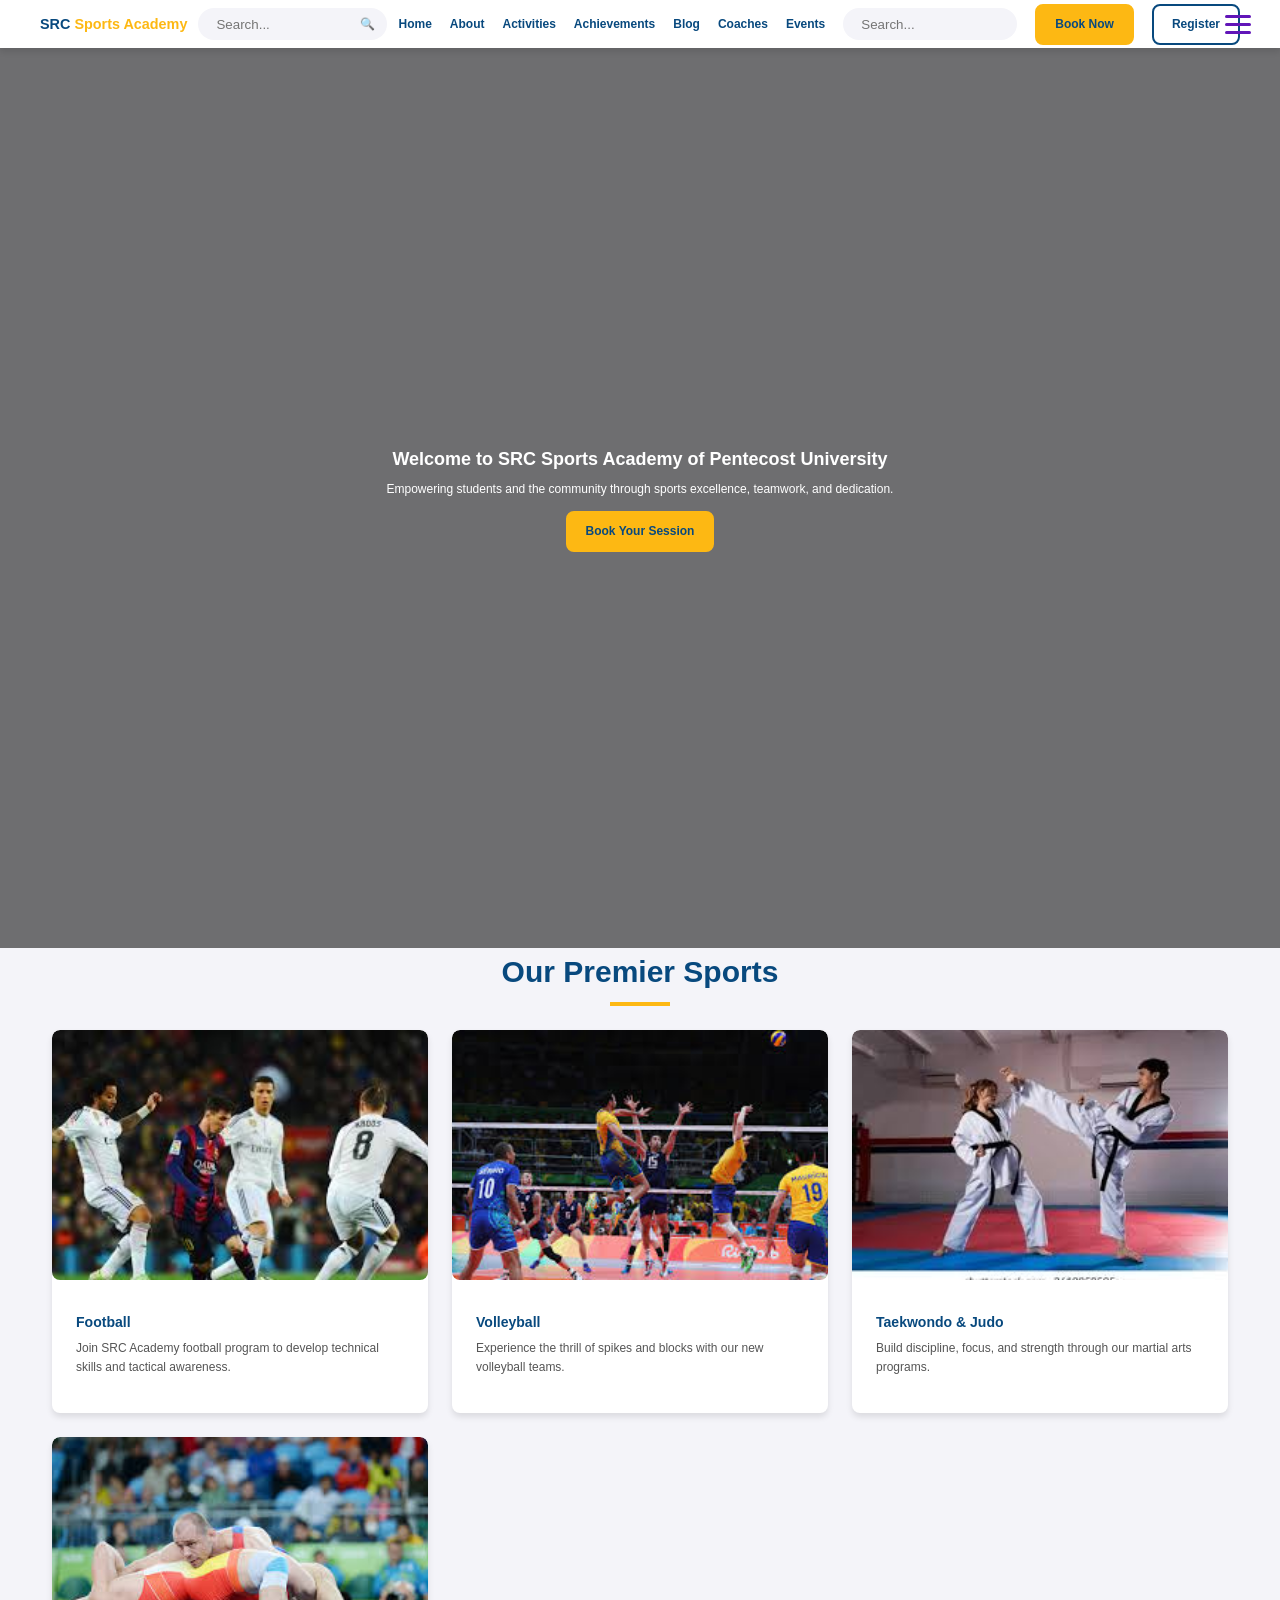
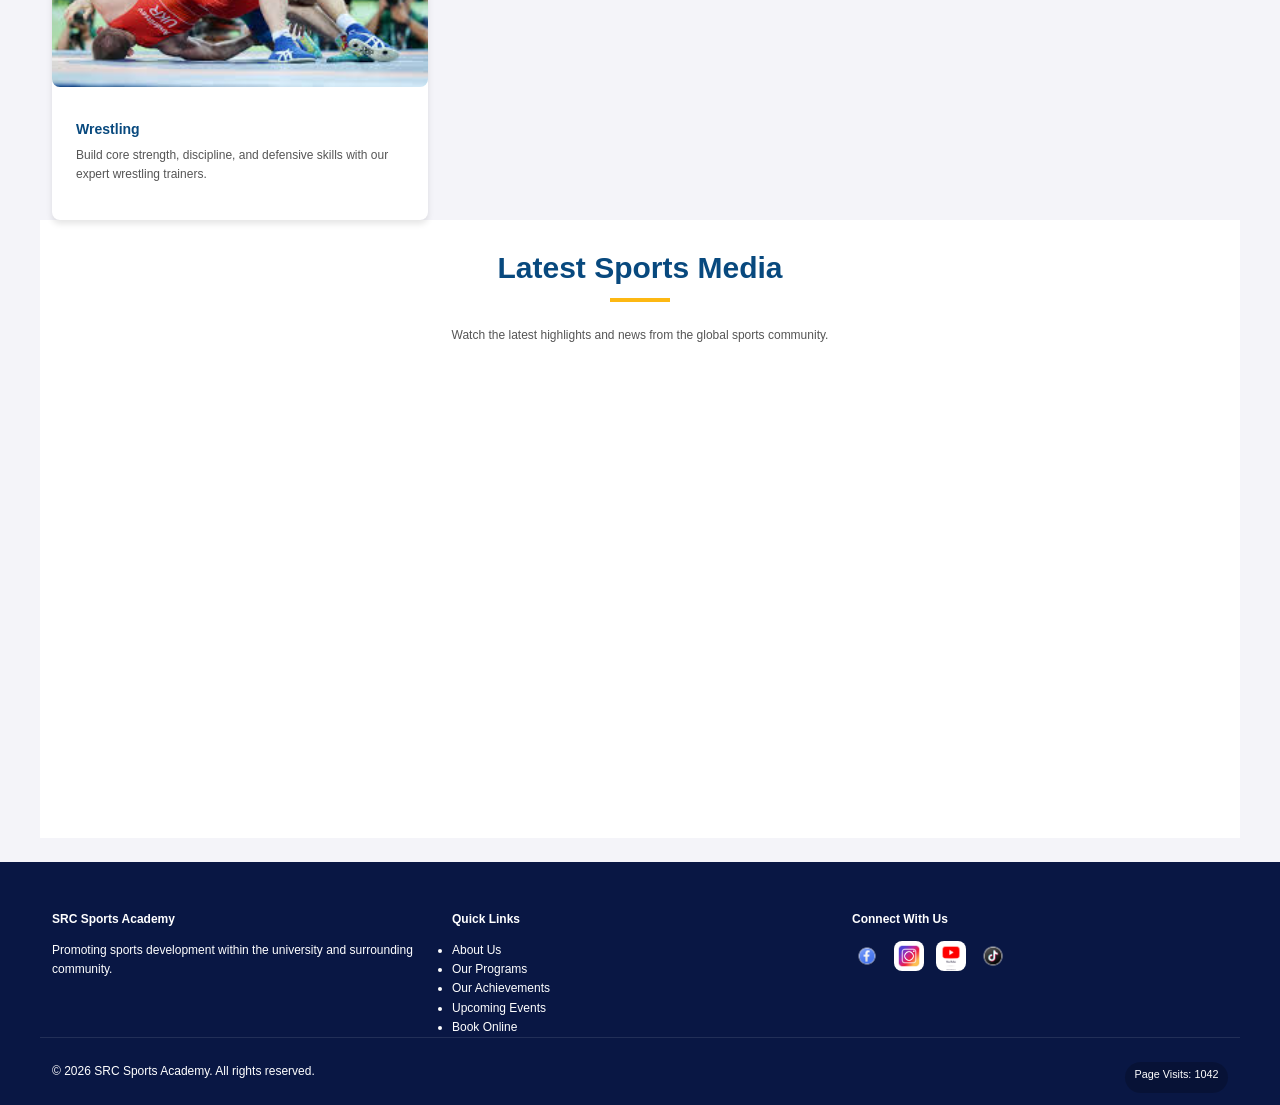
<file: index.html>
<!-- ##########################################################################
     WEBSITE DESIGN BY KOFI BAFFOE ACQUAH 
     ID: PUIT24110017
     COURSE: WEB FUNDAMENTALS
     PROGRAMME: INFORMATION TECHNOLOGY
     ########################################################################## -->

<!-- DOCTYPE: This tells the computer that this is a modern website -->
<!DOCTYPE html>  

<!-- HTML: This is the main container for the entire website -->
<html lang="en">

<!-- HEAD: This part holds secret info like the title and style links (not visible on the page) -->
<head>
  <meta charset="UTF-8">
  <meta name="viewport" content="width=device-width, initial-scale=1.0">
  <meta name="description" content="SRC Sports Academy - Empowering students and the community through sports excellence.">
  <meta name="keyword" content="SRC Sport Academy">
  <meta name="Author" content="Kofi Baffoe Acquah">
  
  <!-- TITLE: This is what you see on the browser tab -->
  <title>SRC Sports Academy | Home</title>
  
  <!-- CSS LINK: This connects to the 'style.css' file to make the page look pretty with colors and fonts -->
  <link rel="stylesheet" href="./CSS/style.css">
  
  <!-- SCRIPTS: These make the interactive parts like the search bar and visitor counter work -->
  <script src="https://code.jquery.com/jquery-3.6.0.min.js" integrity="sha256-/xUj+3OJU5yExlq6GSYGSHk7tPXikynS7ogEvDej/m4=" crossorigin="anonymous"></script>
  <script src="./JS/script.js" defer></script>
</head>

<!-- BODY: Everything you see on the screen (text, images, videos) goes here -->
<body>

  <!-- HEADER: The white navigation bar at the top of the page -->
  <header>
    <!-- DIV: A box used to group elements together -->
    <div class="container navbar">
      
      <!-- LOGO: The website name; click it to return to the homepage -->
      <div class="logo">
        <a href="Homepage.html">SRC <span>Sports Academy</span></a>
      </div>
      
      <!-- SEARCH BAR: A box where people can type to find things -->
      <div class="search-container">
        <!-- INPUT: The actual box where you type text -->
        <input type="text" id="searchInput" placeholder="Search...">
        <!-- SPAN: Used for small items like this magnifying glass icon -->
        <span aria-hidden="true">🔍</span>
      </div>

      <!-- NAV: The group of links that help people move between pages -->
      <nav class="nav-links" aria-label="Main Navigation">
        <!-- A: These are clickable links -->
        <a href="./HTML/Homepage.html" class="active">Home</a>
        <a href="./HTML/Aboutpage.html">About</a>
        <a href="./HTML/Activitypage.html">Activities</a>
        <a href="./HTML/Achievementpage.html">Achievements</a>
        <a href="./HTML/Blogpage.html">Blog</a>
        <a href="./HTML/coachespage.html">Coaches</a>
        <a href="./HTML/Eventpage.html">Events</a>
        
        <!-- MOBILE SEARCH: Only shows up on small phone screens -->
        <div class="search-container d-none" id="mobileSearch">
            <input type="text" id="mobileSearchInput" placeholder="Search...">
        </div>
        
        <!-- ACTION BUTTONS: Big blue and gray buttons for booking or signing up -->
        <a href="./HTML/Bookingpage.html" class="btn btn-primary text-primary">Book Now</a>
        <a href="./HTML/Registerpage.html" class="btn btn-secondary">Register</a>
      </nav>
      
      <!-- HAMBURGER: The three-line menu icon for mobile phones -->
 <!-- PROFESSIONAL HAMBURGER -->
<button class="hamburger" aria-label="Open Navigation Menu">
    <span></span>
    <span></span>
    <span></span>
</button>
    </div>
  </header>

  <!-- MAIN: The main part of the page that contains the actual information -->
  <main>
    
  <!-- SECTION: A big block of content -->
<section class="hero_section" aria-label="Welcome Section">

  <div class="video-wrapper">
    <iframe
      class="hero-video"
      src="https://www.youtube.com/embed/jSmFbXQxRmI?autoplay=1&mute=1&loop=1&playlist=jSmFbXQxRmI&controls=0&modestbranding=1&playsinline=1"
      title="Sports Background Video"
      allow="autoplay; encrypted-media; fullscreen"
      allowfullscreen>
    </iframe>
  </div>

  <div class="hero-overlay"></div>

  <div class="hero-content">
    <h1>Welcome to SRC Sports Academy of Pentecost University</h1>

    <p>
      Empowering students and the community through sports excellence,
      teamwork, and dedication.
    </p>

    <a href="Bookingpage.html" class="btn btn-primary">
      Book Your Session
    </a>
  </div>

</section>

    <!-- SECTION: A container for the sports cards -->
    <section class="container" aria-labelledby="sports-heading">
      <!-- H2: A big title for this specific section -->
      <h2 id="sports-heading" class="section-title">Our Premier Sports</h2>
      
      <!-- GRID CONTAINER: A box that lines up the sports cards in a neat row -->
      <div class="grid-container">
        
        <!-- FOOTBALL CARD: A box with an image and info about football -->
        <div class="card searchable">
          <!-- IMG: Shows a picture of the sport -->
          <img src="./IMAGE/football1.jpg" alt="Football players in action" class="card-img">
          <div class="card-content">
            <!-- H3: A smaller title for the specific sport -->
            <h3>Football</h3>
            <p>Join SRC Academy football program to develop technical skills and tactical awareness.</p>
          </div>
        </div>

        <!-- VOLLEYBALL CARD -->
        <div class="card searchable">
          <img src="./IMAGE/volleyball1.jpg" alt="Volleyball action over the net" class="card-img">
          <div class="card-content">
            <h3>Volleyball</h3>
            <p>Experience the thrill of spikes and blocks with our new volleyball teams.</p>
          </div>
        </div>

        <!-- MARTIAL ARTS CARD -->
        <div class="card searchable">
          <img src="./IMAGE/Taekwondo.jpg" alt="Taekwondo practice" class="card-img">
          <div class="card-content">
            <h3>Taekwondo & Judo</h3>
            <p>Build discipline, focus, and strength through our martial arts programs.</p>
          </div>
        </div>

        <!-- WRESTLING CARD -->
        <div class="card searchable">
          <img src="./IMAGE/Wrestling.jpg" alt="Wrestling match" class="card-img">
          <div class="card-content">
            <h3>Wrestling</h3>
            <p>Build core strength, discipline, and defensive skills with our expert wrestling trainers.</p>
          </div>
        </div>
        
      </div>
    </section>

<!-- SECTION: Media box for the video highlights -->
<section class="container info-card">

  <h2 class="section-title">Latest Sports Media</h2>

  <div class="searchable text-center mt-2 video-wrapper">

    <p class="mb-2">
      Watch the latest highlights and news from the global sports community.
    </p>

    <iframe
      class="sports-video"
      src="https://www.youtube.com/embed/jSmFbXQxRmI?autoplay=1&mute=1&loop=1&playlist=jSmFbXQxRmI&controls=0&showinfo=0&modestbranding=1"
      title="Sports Video"
      allow="accelerometer; autoplay; clipboard-write; encrypted-media; gyroscope; picture-in-picture"
      allowfullscreen>
    </iframe>

  </div>

</section>
  </main>

  <!-- FOOTER: The dark bar at the very bottom of the website -->
  <footer>
    <!-- FOOTER GRID: Divides the footer into three columns -->
    <div class="container footer-grid">
      
      <!-- ABOUT COLUMN -->
      <div class="footer-col">
        <!-- H4: A small title for the footer column -->
        <h4>SRC Sports Academy</h4>
        <p>Promoting sports development within the university and surrounding community.</p>
      </div>

      <!-- QUICK LINKS COLUMN -->
        <div class="footer-col">
        <h4>Quick Links</h4>
        <!-- UL & LI: A bullet-point list of clickable links -->
        <ul>
          <li><a href="/HTML/Aboutpage.html">About Us</a></li>
          <li><a href="/HTML/Activitypage.html">Our Programs</a></li>
          <li><a href="/HTML/Achievementpage.html">Our Achievements</a></li>
          <li><a href="/HTML/Eventpage.html">Upcoming Events</a></li>
          <li><a href="/HTML/Bookingpage.html">Book Online</a></li>
        </ul>
      </div>

      <!-- SOCIAL MEDIA COLUMN -->
      <div class="footer-col">
        <h4>Connect With Us</h4>
        <div class="social-links">
          <!-- These are images of social media icons -->
          <a href="https://web.facebook.com/pentvars/?_rdc=1&_rdr#"><img src="./IMAGE/Facebook.png" alt="Facebook"></a>
          <a href="https://www.instagram.com/pentvars/"><img src="/IMAGE/Instagram.jpg" alt="Instagram"></a>
          <a href="https://www.youtube.com/@Pentvars_"><img src="/IMAGE/Youtube.jpg" alt="YouTube"></a>
          <a href="https://www.tiktok.com/@pentecostuniversity"><img src="./IMAGE/Tiktok.png" alt="Tiktok"></a>
        </div>
      </div>
    </div>

    <!-- BOTTOM BAR: Shows the copyright and visitor count -->
    <div class="container footer-bottom">
      <p>&copy; 2026 SRC Sports Academy. All rights reserved.</p>
      <!-- VISITOR COUNTER: Shows how many people visited the page -->
      <div class="visitor-counter">
        Page Visits: <span id="visitorCountDisplay">Loading...</span>
      </div>
    </div>
  </footer>

</body>
</html>
</file>
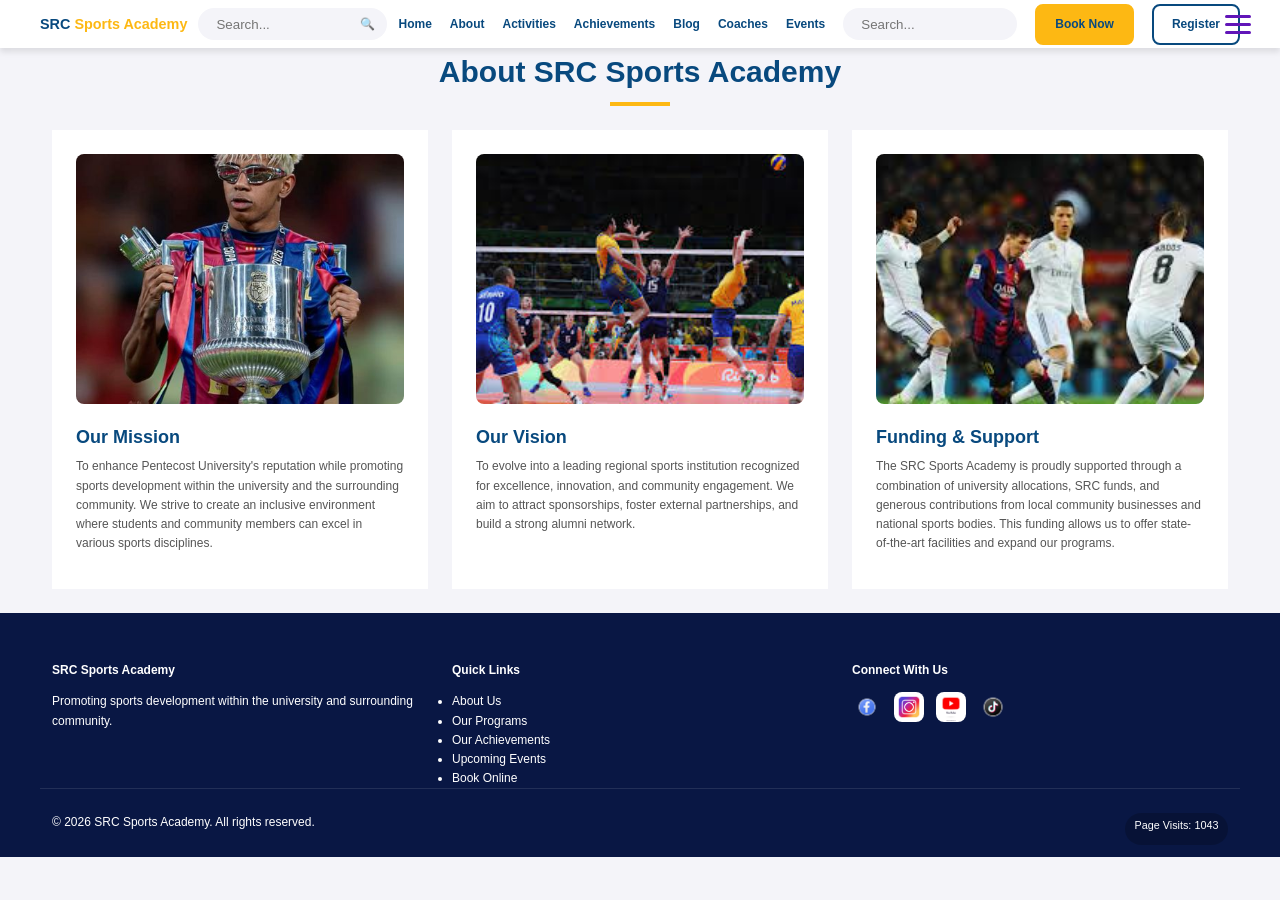
<file: HTML/Aboutpage.html>
﻿<!-- DOCTYPE: Tells the browser this is a modern website -->
<!DOCTYPE html>
<html lang="en">

<!-- HEAD: Holds hidden info like links to styles and scripts -->
<head>
  <meta charset="UTF-8">
  <meta name="viewport" content="width=device-width, initial-scale=1.0">
  <meta name="description" content="About SRC Sports Academy - Mission, vision, and funding.">
  
  <!-- TITLE: The name of the page on the browser tab -->
  <title>SRC Sports Academy | About Us</title>
  
  <!-- CSS LINK: Connects to the style file for colors and fonts -->
  <link rel="stylesheet" href="../CSS/style.css">
  
  <!-- SCRIPTS: Makes the search bar and counter work -->
  <script src="https://code.jquery.com/jquery-3.6.0.min.js" integrity="sha256-/xUj+3OJU5yExlq6GSYGSHk7tPXikynS7ogEvDej/m4=" crossorigin="anonymous"></script>
  <script src="../JS/script.js" defer></script>
</head>

<!-- BODY: The visible part of the website -->
<body>

  <!-- HEADER: The top bar with the menu and logo -->
  <header>
    <!-- DIV: A box used to group things together -->
    <div class="container navbar">
      <!-- LOGO: Click to return to home -->
      <div class="logo">
        <a href="../HTML/Homepage.html">SRC <span>Sports Academy</span></a>
      </div>
      
      <!-- SEARCH: A box for typing to find text -->
      <div class="search-container">
        <!-- INPUT: The typing box -->
        <input type="text" id="searchInput" placeholder="Search..." aria-label="search">
        <span aria-hidden="true">🔍</span>
      </div>

      <!-- NAV: The list of links to other pages -->
      <nav class="nav-links" aria-label="Main Navigation">
        <!-- A: Clickable links -->
        <a href="../HTML/Homepage.html">Home</a>
        <a href="../HTML/Aboutpage.html" class="active">About</a>
        <a href="../HTML/Activitypage.html">Activities</a>
        <a href="../HTML/Achievementpage.html">Achievements</a>
        <a href="../HTML/Blogpage.html">Blog</a>
        <a href="../HTML/coachespage.html">Coaches</a>
        <a href="../HTML/Eventpage.html">Events</a>
        
        <!-- MOBILE SEARCH: Only for phones -->
        <div class="search-container d-none" id="mobileSearch">
            <input type="text" id="mobileSearchInput" placeholder="Search...">
        </div>
        
        <!-- BUTTONS: Links styled as big buttons -->
        <a href="../HTML/Bookingpage.html" class="btn btn-primary text-primary">Book Now</a>
        <a href="../HTML/Registerpage.html" class="btn btn-secondary">Register</a>
      </nav>

      <!-- HAMBURGER: The menu icon for small screens -->
      <div class="hamburger" aria-label="Toggle Navigation" role="button" tabindex="0">
        <span></span>
        <span></span>
        <span></span>
      </div>
    </div>
  </header>

  <!-- MAIN: The middle part where the actual information is -->
  <main>
    <!-- SECTION: A big container for a topic like 'About Us' -->
    <section class="container">
      <!-- H1: The biggest title on this page -->
      <h1 class="section-title">About SRC Sports Academy</h1>
      
      <!-- GRID CONTAINER: Lines up the cards in a row -->
      <div class="grid-container">
        
        <!-- MISSION CARD: A box with info about our mission -->
        <div class="searchable info-card">
          <!-- IMG: A picture for the mission section -->
          <img src="../IMAGE/football.jpg" alt="Athletes competing" class="card-img mb-2">
          <!-- H2: A big title for this card -->
          <h2>Our Mission</h2>
          <!-- P: Paragraph text explaining the mission -->
          <p>To enhance Pentecost University's reputation while promoting sports development within the university and the surrounding community. We strive to create an inclusive environment where students and community members can excel in various sports disciplines.</p>
        </div>

        <!-- VISION CARD -->
        <div class="searchable info-card">
          <img src="../IMAGE/volleyball1.jpg" alt="Teamwork and vision" class="card-img mb-2">
          <h2>Our Vision</h2>
          <p>To evolve into a leading regional sports institution recognized for excellence, innovation, and community engagement. We aim to attract sponsorships, foster external partnerships, and build a strong alumni network.</p>
        </div>

        <!-- FUNDING CARD -->
        <div class="searchable info-card">
          <img src="../IMAGE/football1.jpg" alt="Support and funding" class="card-img mb-2">
          <h2>Funding & Support</h2>
          <p>The SRC Sports Academy is proudly supported through a combination of university allocations, SRC funds, and generous contributions from local community businesses and national sports bodies. This funding allows us to offer state-of-the-art facilities and expand our programs.</p>
        </div>
      </div>
    </section>
  </main>

  <!-- FOOTER: The dark bar at the bottom of the page -->
  <footer>
    <div class="container footer-grid">
      <!-- INFO COLUMN -->
      <div class="footer-col">
        <!-- H4: A small heading for the column -->
        <h4>SRC Sports Academy</h4>
        <p>Promoting sports development within the university and surrounding community.</p>
      </div>

      <!-- LINKS COLUMN -->
      <div class="footer-col">
        <h4>Quick Links</h4>
        <!-- UL & LI: A bullet-point list of clickable links -->
        <ul>
          <li><a href="/HTML/Aboutpage.html">About Us</a></li>
          <li><a href="/HTML/Activitypage.html">Our Programs</a></li>
          <li><a href="/HTML/Achievementpage.html">Our Achievements</a></li>
          <li><a href="/HTML/Eventpage.html">Upcoming Events</a></li>
          <li><a href="/HTML/Bookingpage.html">Book Online</a></li>
        </ul>
      </div>

      <!-- SOCIAL MEDIA COLUMN -->
  <div class="footer-col">
        <h4>Connect With Us</h4>
        <div class="social-links">
          <!-- These are images of social media icons -->
          <a href="https://web.facebook.com/pentvars/?_rdc=1&_rdr#"><img src="/IMAGE/Facebook.png" alt="Facebook"></a>
          <a href="https://www.instagram.com/pentvars/"><img src="/IMAGE/Instagram.jpg" alt="Instagram"></a>
          <a href="https://www.youtube.com/@Pentvars_"><img src="/IMAGE/Youtube.jpg" alt="YouTube"></a>
          <a href="https://www.tiktok.com/@pentecostuniversity"><img src="/IMAGE/Tiktok.png" alt="Tiktok"></a>
        </div>
      </div>
    </div>

    <!-- BOTTOM BAR: Copyright and counter -->
    <div class="container footer-bottom">
      <p>&copy; 2026 SRC Sports Academy. All rights reserved.</p>
      <div class="visitor-counter">
        Page Visits: <span id="visitorCountDisplay">Loading...</span>
      </div>
    </div>
  </footer>

</body>
</html>
</file>
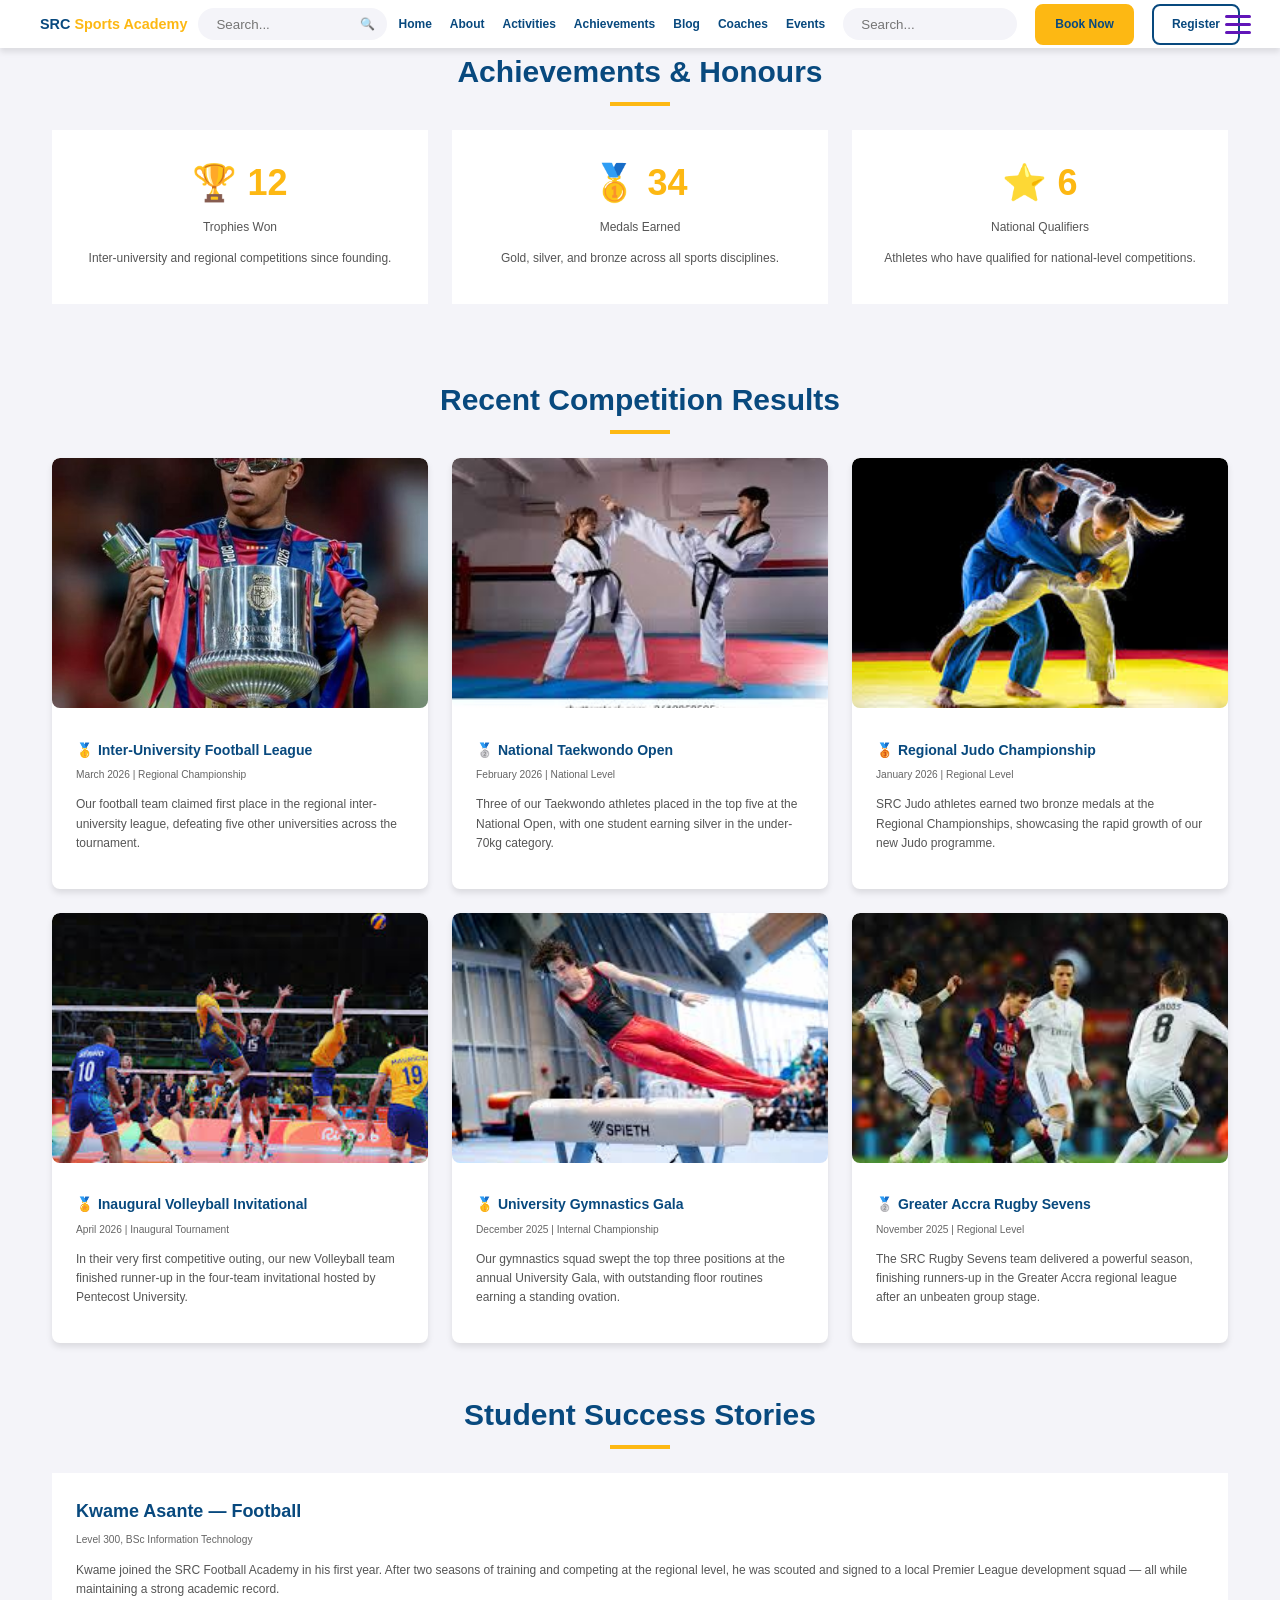
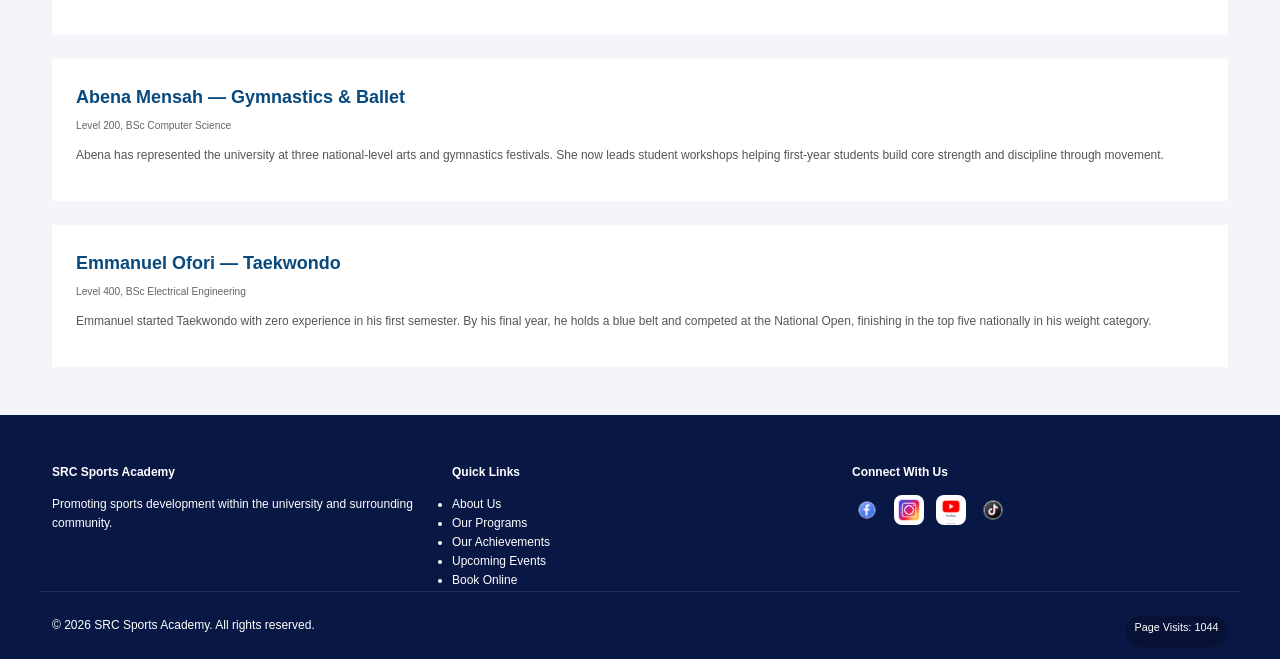
<file: HTML/Achievementpage.html>
﻿<!-- DOCTYPE: This tells the computer that this is a modern website -->
<!DOCTYPE html>
<html lang="en">

<!-- HEAD: This part holds secret info like the title and style links -->
<head>
  <meta charset="UTF-8">
  <meta name="viewport" content="width=device-width, initial-scale=1.0">
  <meta name="description" content="SRC Sports Academy Achievements - Our competition results, trophies, and success stories.">
  
  <!-- TITLE: This is what you see on the browser tab -->
  <title>SRC Sports Academy | Achievements</title>

  <!-- CSS LINK: This connects to the style file for colors and fonts -->
  <link rel="stylesheet" href="../CSS/style.css">

  <!-- SCRIPTS: These make the interactive parts like search and counter work -->
  <script src="https://code.jquery.com/jquery-3.6.0.min.js" integrity="sha256-/xUj+3OJU5yExlq6GSYGSHk7tPXikynS7ogEvDej/m4=" crossorigin="anonymous"></script>
  <script src="../JS/script.js" defer></script>
</head>

<!-- BODY: Everything you see on the screen goes here -->
<body>

  <!-- HEADER: The white bar at the top of the page -->
  <header>
    <!-- DIV: A box used to group things together -->
    <div class="container navbar">
      <!-- LOGO: Click it to go back to the homepage -->
      <div class="logo">
        <a href="../HTML/Homepage.html">SRC <span>Sports Academy</span></a>
      </div>

      <!-- SEARCH BOX: A place to type and find things on the page -->
      <div class="search-container">
        <!-- INPUT: The typing box -->
        <input type="text" id="searchInput" placeholder="Search..." aria-label="Search">
        <span aria-hidden="true">🔍</span>
      </div>

      <!-- NAV: The list of links to move between pages -->
      <nav class="nav-links" aria-label="Main Navigation">
        <!-- A: Clickable links -->
        <a href="../HTML/Homepage.html">Home</a>
        <a href="../HTML/Aboutpage.html">About</a>
        <a href="../HTML/Activitypage.html">Activities</a>
        <a href="../HTML/Achievementpage.html" class="active">Achievements</a>
        <a href="../HTML/Blogpage.html">Blog</a>
        <a href="../HTML/coachespage.html">Coaches</a>
        <a href="../HTML/Eventpage.html">Events</a>
        
        <!-- MOBILE SEARCH: Only for small phone screens -->
        <div class="search-container d-none" id="mobileSearch">
            <input type="text" id="mobileSearchInput" placeholder="Search...">
        </div>
        
        <!-- ACTION BUTTONS: Big blue and gray buttons -->
        <a href="../HTML/Bookingpage.html" class="btn btn-primary">Book Now</a>
        <a href="../HTML/Registerpage.html" class="btn btn-secondary">Register</a>
      </nav>

      <!-- HAMBURGER: The menu icon for mobile phones -->
      <div class="hamburger" aria-label="Toggle Navigation" role="button" tabindex="0" onkeydown="if(event.key === 'Enter' || event.key === ' ') { $(this).click(); event.preventDefault(); }">
        <span></span>
        <span></span>
        <span></span>
      </div>
    </div>
  </header>

  <!-- MAIN: The main middle part of the page -->
  <main>
    <!-- SECTION: A big block for achievements and trophies -->
    <section class="container">
      <!-- H1: The biggest title on this page -->
      <h1 class="section-title">Achievements &amp; Honours</h1>

      <!-- TROPHY STATS BAR: Boxes that show big numbers -->
      <div class="grid-container mb-8">
        
        <!-- TROPHIES BOX -->
        <div class="info-card text-center searchable">
          <h2 class="achievement-number">🏆 12</h2>
          <!-- P: Small descriptive text -->
          <p class="font-bold">Trophies Won</p>
          <p>Inter-university and regional competitions since founding.</p>
        </div>

        <!-- MEDALS BOX -->
        <div class="info-card text-center searchable">
          <h2 class="achievement-number">🥇 34</h2>
          <p class="font-bold">Medals Earned</p>
          <p>Gold, silver, and bronze across all sports disciplines.</p>
        </div>

        <!-- QUALIFIERS BOX -->
        <div class="info-card text-center searchable">
          <h2 class="achievement-number">⭐ 6</h2>
          <p class="font-bold">National Qualifiers</p>
          <p>Athletes who have qualified for national-level competitions.</p>
        </div>

      </div>

      <!-- RECENT RESULTS: A title for our latest wins -->
      <h2 class="section-title">Recent Competition Results</h2>
      
      <!-- GRID CONTAINER: Rows of cards showing results -->
      <div class="grid-container mb-8">

        <!-- FOOTBALL RESULT CARD -->
        <div class="card searchable">
          <!-- IMG: A picture of the football victory -->
          <img src="../IMAGE/football.jpg" alt="Football team celebrating" class="card-img">
          <div class="card-content">
            <!-- H3: Name of the victory -->
            <h3>🥇 Inter-University Football League</h3>
            <p class="blog-meta">March 2026 | Regional Championship</p>
            <p>Our football team claimed first place in the regional inter-university league, defeating five other universities across the tournament.</p>
          </div>
        </div>

        <!-- TAEKWONDO RESULT CARD -->
        <div class="card searchable">
          <img src="../IMAGE/Taekwondo.jpg" alt="Taekwondo athlete competing" class="card-img">
          <div class="card-content">
            <h3>🥈 National Taekwondo Open</h3>
            <p class="blog-meta">February 2026 | National Level</p>
            <p>Three of our Taekwondo athletes placed in the top five at the National Open, with one student earning silver in the under-70kg category.</p>
          </div>
        </div>

        <!-- JUDO RESULT CARD -->
        <div class="card searchable">
          <img src="../IMAGE/judo2.jpg" alt="Judo match in progress" class="card-img">
          <div class="card-content">
            <h3>🥉 Regional Judo Championship</h3>
            <p class="blog-meta">January 2026 | Regional Level</p>
            <p>SRC Judo athletes earned two bronze medals at the Regional Championships, showcasing the rapid growth of our new Judo programme.</p>
          </div>
        </div>

        <!-- VOLLEYBALL RESULT CARD -->
        <div class="card searchable">
          <img src="../IMAGE/volleyball1.jpg" alt="Volleyball team playing" class="card-img">
          <div class="card-content">
            <h3>🏅 Inaugural Volleyball Invitational</h3>
            <p class="blog-meta">April 2026 | Inaugural Tournament</p>
            <p>In their very first competitive outing, our new Volleyball team finished runner-up in the four-team invitational hosted by Pentecost University.</p>
          </div>
        </div>

        <!-- GYMNASTICS RESULT CARD -->
        <div class="card searchable">
          <img src="../IMAGE/Gymnastics1.jpg" alt="Gymnast performing" class="card-img">
          <div class="card-content">
            <h3>🥇 University Gymnastics Gala</h3>
            <p class="blog-meta">December 2025 | Internal Championship</p>
            <p>Our gymnastics squad swept the top three positions at the annual University Gala, with outstanding floor routines earning a standing ovation.</p>
          </div>
        </div>

        <!-- RUGBY RESULT CARD -->
        <div class="card searchable">
          <img src="../IMAGE/football1.jpg" alt="Rugby tackle" class="card-img">
          <div class="card-content">
            <h3>🥈 Greater Accra Rugby Sevens</h3>
            <p class="blog-meta">November 2025 | Regional Level</p>
            <p>The SRC Rugby Sevens team delivered a powerful season, finishing runners-up in the Greater Accra regional league after an unbeaten group stage.</p>
          </div>
        </div>

      </div>

      <!-- SUCCESS STORIES: A section for student stories -->
      <h2 class="section-title">Student Success Stories</h2>
      <div class="mb-8">

        <!-- STORY 1 BOX -->
        <div class="info-card searchable">
          <h2>Kwame Asante — Football</h2>
          <p class="blog-meta">Level 300, BSc Information Technology</p>
          <p>Kwame joined the SRC Football Academy in his first year. After two seasons of training and competing at the regional level, he was scouted and signed to a local Premier League development squad — all while maintaining a strong academic record.</p>
        </div>

        <!-- STORY 2 BOX -->
        <div class="info-card searchable">
          <h2>Abena Mensah — Gymnastics &amp; Ballet</h2>
          <p class="blog-meta">Level 200, BSc Computer Science</p>
          <p>Abena has represented the university at three national-level arts and gymnastics festivals. She now leads student workshops helping first-year students build core strength and discipline through movement.</p>
        </div>

        <!-- STORY 3 BOX -->
        <div class="info-card searchable">
          <h2>Emmanuel Ofori — Taekwondo</h2>
          <p class="blog-meta">Level 400, BSc Electrical Engineering</p>
          <p>Emmanuel started Taekwondo with zero experience in his first semester. By his final year, he holds a blue belt and competed at the National Open, finishing in the top five nationally in his weight category.</p>
        </div>

      </div>
    </section>
  </main>

  <!-- FOOTER: The dark bar at the bottom -->
  <footer>
    <!-- FOOTER GRID: Columns for info and links -->
    <div class="container footer-grid">
      
      <!-- INFO COLUMN -->
      <div class="footer-col">
        <h4>SRC Sports Academy</h4>
        <p>Promoting sports development within the university and surrounding community.</p>
      </div>
      
      <!-- LINKS COLUMN -->
      <div class="footer-col">
        <h4>Quick Links</h4>
        <!-- UL & LI: A bullet-point list of clickable links -->
        <ul>
          <li><a href="/HTML/Aboutpage.html">About Us</a></li>
          <li><a href="/HTML/Activitypage.html">Our Programs</a></li>
          <li><a href="/HTML/Achievementpage.html">Our Achievements</a></li>
          <li><a href="/HTML/Eventpage.html">Upcoming Events</a></li>
          <li><a href="/HTML/Bookingpage.html">Book Online</a></li>
        </ul>
      </div>
      <!-- SOCIAL MEDIA COLUMN -->
 <div class="footer-col">
        <h4>Connect With Us</h4>
        <div class="social-links">
          <!-- These are images of social media icons -->
          <a href="https://web.facebook.com/pentvars/?_rdc=1&_rdr#"><img src="/IMAGE/Facebook.png" alt="Facebook"></a>
          <a href="https://www.instagram.com/pentvars/"><img src="/IMAGE/Instagram.jpg" alt="Instagram"></a>
          <a href="https://www.youtube.com/@Pentvars_"><img src="/IMAGE/Youtube.jpg" alt="YouTube"></a>
          <a href="https://www.tiktok.com/@pentecostuniversity"><img src="/IMAGE/Tiktok.png" alt="Tiktok"></a>
        </div>
      </div>
    </div>
    <!-- COPYRIGHT BAR: Bottom of the footer -->
    <div class="container footer-bottom">
      <p>&copy; 2026 SRC Sports Academy. All rights reserved.</p>
      <!-- COUNTER: Shows visitor numbers -->
      <div class="visitor-counter">
        Page Visits: <span id="visitorCountDisplay">Loading...</span>
      </div>
    </div>
  </footer>

</body>
</html>
</file>
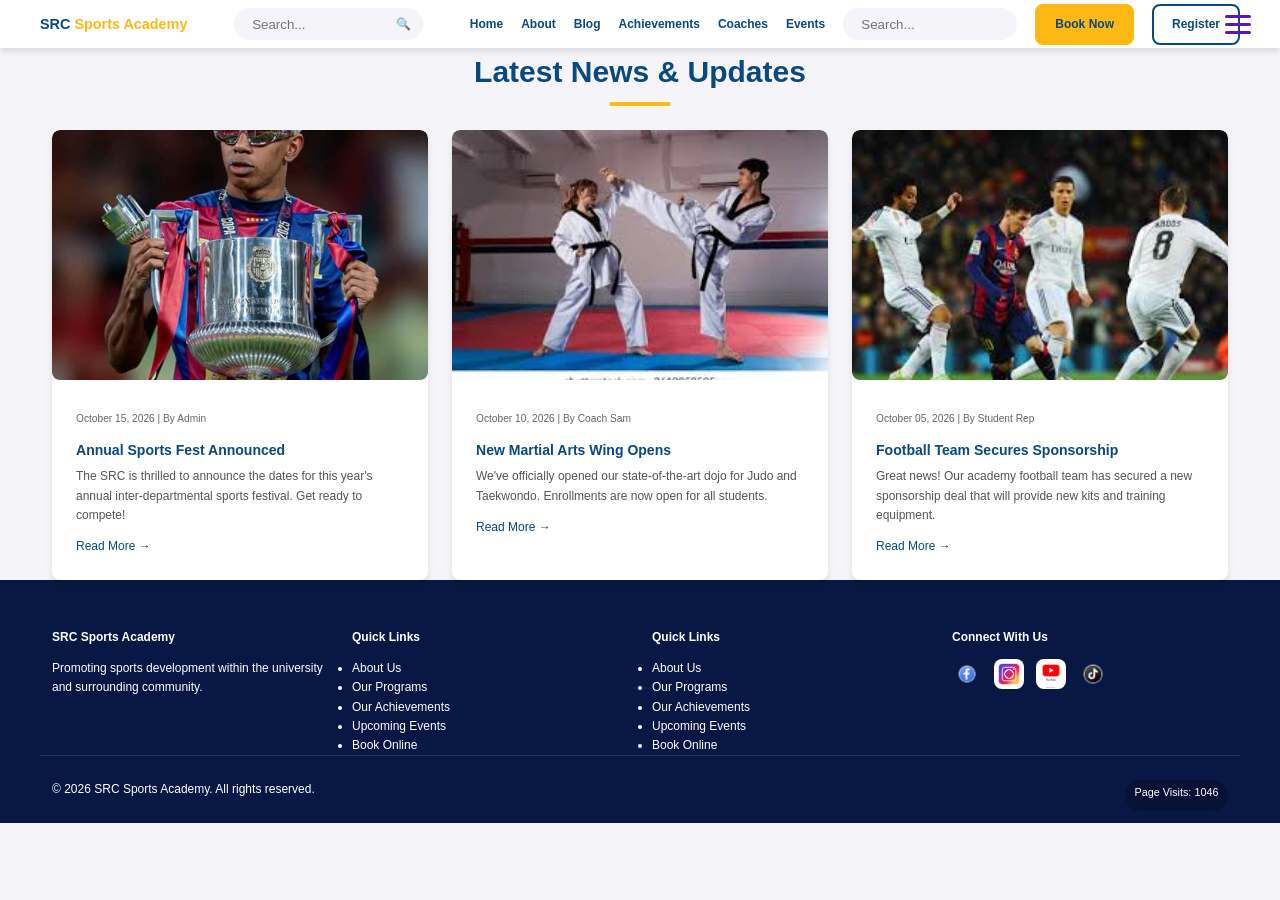
<file: HTML/Blogpage.html>
﻿<!-- DOCTYPE: Tells the browser this is a modern website -->
<!DOCTYPE html>
<html lang="en">

<!-- HEAD: Holds hidden info like links to styles and scripts -->
<head>
  <meta charset="UTF-8">
  <meta name="viewport" content="width=device-width, initial-scale=1.0">
  <meta name="description" content="SRC Sports Academy Blog - News, updates, and community posts.">
  
  <!-- TITLE: The name of the page on the browser tab -->
  <title>SRC Sports Academy | Blog</title>
  
  <!-- CSS LINK: Connects to the master style file for colors and fonts -->
  <link rel="stylesheet" href="../CSS/style.css">
  
  <!-- SCRIPTS: Makes interactive parts like search and counter work -->
  <script src="https://code.jquery.com/jquery-3.6.0.min.js" integrity="sha256-/xUj+3OJU5yExlq6GSYGSHk7tPXikynS7ogEvDej/m4=" crossorigin="anonymous"></script>
  <script src="../JS/script.js" defer></script>
</head>

<!-- BODY: Everything you see on the screen goes here -->
<body>

  <!-- HEADER: The white navigation bar at the top -->
  <header>
    <!-- DIV: A box used to group items together -->
    <div class="container navbar">
      <!-- LOGO: Click to go back to the home page -->
      <div class="logo">
        <a href="../HTML/Homepage.html">SRC <span>Sports Academy</span></a>
      </div>
      
      <!-- SEARCH BOX: Type here to find news on the page -->
      <div class="search-container">
        <!-- INPUT: The actual typing box -->
        <input type="text" id="searchInput" placeholder="Search...">
        <span aria-hidden="true">🔍</span>
      </div>

      <!-- NAV: The group of links that help people move around -->
      <nav class="nav-links" aria-label="Main Navigation">
        <!-- A: Clickable link items -->
        <a href="../HTML/Homepage.html">Home</a>
        <a href="../HTML/Aboutpage.html">About</a>
        <a href="../HTML/Blogpage.html" class="active">Blog</a>
        <a href="../HTML/Achievementpage.html">Achievements</a>
        <a href="../HTML/coachespage.html">Coaches</a>
        <a href="../HTML/Eventpage.html">Events</a>
        
        <!-- MOBILE SEARCH: Only for phone screens -->
        <div class="search-container d-none" id="mobileSearch">
            <input type="text" id="mobileSearchInput" placeholder="Search...">
        </div>
        
        <!-- BUTTONS: Links that look like big buttons -->
        <a href="../HTML/Bookingpage.html" class="btn btn-primary text-primary">Book Now</a>
        <a href="../HTML/Registerpage.html" class="btn btn-secondary">Register</a>
      </nav>

      <!-- HAMBURGER: The three-line menu icon for phones -->
      <div class="hamburger" aria-label="Toggle Navigation" role="button" tabindex="0">
        <span></span>
        <span></span>
        <span></span>
      </div>
    </div>
  </header>

  <!-- MAIN: The main middle part of the page -->
  <main>
    <!-- SECTION: A big container for the news stories -->
    <section class="container">
      <!-- H1: The most important title on this page -->
      <h1 class="section-title">Latest News & Updates</h1>
      
      <!-- BLOG GRID: Lines up the news boxes side-by-side -->
      <div class="grid-container">
        
        <!-- ARTICLE: A specific news story or blog post -->
        <article class="card searchable">
          <!-- IMG: A picture for the news story -->
          <img src="../IMAGE/football.jpg" alt="Track running" class="card-img">
          <div class="card-content">
            <!-- P: Metadata like the date and author -->
            <p class="blog-meta">October 15, 2026 | By Admin</p>
            <!-- H3: The title of the news story -->
            <h3>Annual Sports Fest Announced</h3>
            <p>The SRC is thrilled to announce the dates for this year's annual inter-departmental sports festival. Get ready to compete!</p>
            <!-- A: A link to read the full story -->
            <a href="#" class="blog-read-more">Read More &rarr;</a>
          </div>
        </article>

        <!-- BLOG POST 2 -->
        <article class="card searchable">
          <img src="../IMAGE/Taekwondo.jpg" alt="Martial arts training" class="card-img">
          <div class="card-content">
            <p class="blog-meta">October 10, 2026 | By Coach Sam</p>
            <h3>New Martial Arts Wing Opens</h3>
            <p>We've officially opened our state-of-the-art dojo for Judo and Taekwondo. Enrollments are now open for all students.</p>
            <a href="#" class="blog-read-more">Read More &rarr;</a>
          </div>
        </article>

        <!-- BLOG POST 3 -->
        <article class="card searchable">
          <img src="../IMAGE/football1.jpg" alt="Football team huddle" class="card-img">
          <div class="card-content">
            <p class="blog-meta">October 05, 2026 | By Student Rep</p>
            <h3>Football Team Secures Sponsorship</h3>
            <p>Great news! Our academy football team has secured a new sponsorship deal that will provide new kits and training equipment.</p>
            <a href="#" class="blog-read-more">Read More &rarr;</a>
          </div>
        </article>

      </div>
    </section>
  </main>

  <!-- FOOTER: The dark bar at the bottom of the page -->
  <footer>
    <!-- FOOTER GRID: Columns for info and links -->
    <div class="container footer-grid">
      <!-- INFO COLUMN -->
      <div class="footer-col">
        <!-- H4: A small heading for the column -->
        <h4>SRC Sports Academy</h4>
        <p>Promoting sports development within the university and surrounding community.</p>
      </div>
      
      <!-- LINKS COLUMN -->
        <div class="footer-col">
        <h4>Quick Links</h4>
        <!-- UL & LI: A bullet-point list of clickable links -->
        <ul>
          <li><a href="/HTML/Aboutpage.html">About Us</a></li>
          <li><a href="/HTML/Activitypage.html">Our Programs</a></li>
          <li><a href="/HTML/Achievementpage.html">Our Achievements</a></li>
          <li><a href="/HTML/Eventpage.html">Upcoming Events</a></li>
          <li><a href="/HTML/Bookingpage.html">Book Online</a></li>
        </ul>
      </div><div class="footer-col">
        <h4>Quick Links</h4>
        <!-- UL & LI: A bullet-point list of clickable links -->
        <ul>
          <li><a href="../HTML/Aboutpage.html">About Us</a></li>
          <li><a href="../HTML/Activitypage.html">Our Programs</a></li>
          <li><a href="../HTML/Achievementpage.html">Our Achievements</a></li>
          <li><a href="../HTML/Eventpage.html">Upcoming Events</a></li>
          <li><a href="../HTML/Bookingpage.html">Book Online</a></li>
        </ul>
      </div>
      
      <!-- SOCIAL COLUMN -->
<div class="footer-col">
        <h4>Connect With Us</h4>
        <div class="social-links">
          <!-- These are images of social media icons -->
          <a href="https://web.facebook.com/pentvars/?_rdc=1&_rdr#"><img src="/IMAGE/Facebook.png" alt="Facebook"></a>
          <a href="https://www.instagram.com/pentvars/"><img src="/IMAGE/Instagram.jpg" alt="Instagram"></a>
          <a href="https://www.youtube.com/@Pentvars_"><img src="/IMAGE/Youtube.jpg" alt="YouTube"></a>
          <a href="https://www.tiktok.com/@pentecostuniversity"><img src="/IMAGE/Tiktok.png" alt="Tiktok"></a>
        </div>
      </div>
    </div>

    <!-- BOTTOM BAR: Copyright and counter -->
    <div class="container footer-bottom">
      <p>&copy; 2026 SRC Sports Academy. All rights reserved.</p>
      <div class="visitor-counter">
        Page Visits: <span id="visitorCountDisplay">Loading...</span>
      </div>
    </div>
  </footer>

</body>
</html>
</file>
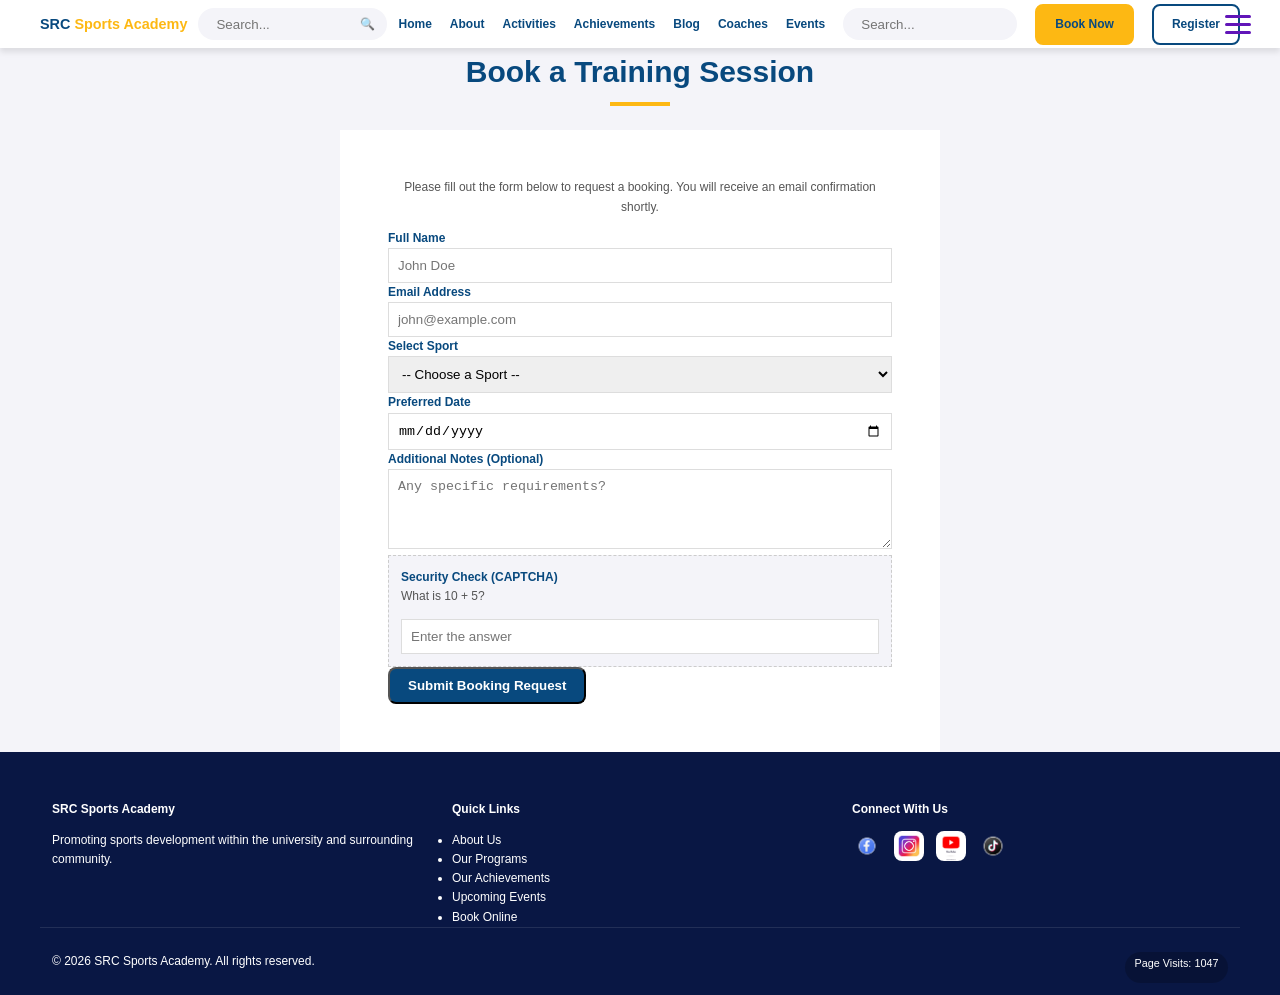
<file: HTML/Bookingpage.html>
﻿<!-- DOCTYPE: Tells the computer this is a modern website -->
<!DOCTYPE html>
<html lang="en">

<!-- HEAD: Holds hidden info like links to CSS and JS -->
<head>
  <meta charset="UTF-8">
  <meta name="viewport" content="width=device-width, initial-scale=1.0">
  <meta name="description" content="Book online sessions at SRC Sports Academy.">
  
  <!-- TITLE: The name of the website on the browser tab -->
  <title>SRC Sports Academy | Book Online</title>
  
  <!-- CSS LINK: Connects to the master style file for colors and fonts -->
  <link rel="stylesheet" href="../CSS/style.css">
  
  <!-- SCRIPTS: Makes interactive things like the search and form validation work -->
  <script src="https://code.jquery.com/jquery-3.6.0.min.js" integrity="sha256-/xUj+3OJU5yExlq6GSYGSHk7tPXikynS7ogEvDej/m4=" crossorigin="anonymous"></script>
  <script src="../JS/script.js" defer></script>
</head>

<!-- BODY: Everything you see on the screen goes here -->
<body>

  <!-- HEADER: The white navigation bar at the top -->
  <header>
    <!-- DIV: A box used to group items together -->
    <div class="container navbar">
      <!-- LOGO: Click to go back to the home page -->
      <div class="logo">
        <a href="../HTML/Homepage.html">SRC <span>Sports Academy</span></a>
      </div>
      
      <!-- SEARCH BOX: Type to find text on this page -->
      <div class="search-container">
        <!-- INPUT: The typing box -->
        <input type="text" id="searchInput" placeholder="Search...">
        <span aria-hidden="true">🔍</span>
      </div>

      <!-- NAV: The group of links that help people move around -->
      <nav class="nav-links" aria-label="Main Navigation">
        <!-- A: Clickable link items -->
        <a href="../HTML/Homepage.html">Home</a>
        <a href="../HTML/Aboutpage.html">About</a>
        <a href="../HTML/Activitypage.html">Activities</a>
        <a href="../HTML/Achievementpage.html">Achievements</a>
        <a href="../HTML/Blogpage.html">Blog</a>
        <a href="../HTML/coachespage.html">Coaches</a>
        <a href="../HTML/Eventpage.html">Events</a>
        
        <!-- MOBILE SEARCH: Only for phone screens -->
        <div class="search-container d-none" id="mobileSearch">
            <input type="text" id="mobileSearchInput" placeholder="Search...">
        </div>
        
        <!-- BUTTONS: Links that look like big buttons -->
        <a href="../HTML/Bookingpage.html" class="btn btn-primary active text-primary">Book Now</a>
        <a href="../HTML/Registerpage.html" class="btn btn-secondary">Register</a>
      </nav>

      <!-- HAMBURGER: The three-line menu icon for phones -->
      <div class="hamburger" aria-label="Toggle Navigation" role="button" tabindex="0">
        <span></span>
        <span></span>
        <span></span>
      </div>
    </div>
  </header>

  <!-- MAIN: The main part of the page where the form is -->
  <main>
    <!-- SECTION: A big container for the booking section -->
    <section class="container">
      <!-- H1: The most important title on this page -->
      <h1 class="section-title">Book a Training Session</h1>
      
      <!-- FORM CONTAINER: The white box holding the entire form -->
      <div class="form-container">
        <!-- P: A simple instruction paragraph -->
        <p class="text-center mb-4">Please fill out the form below to request a booking. You will receive an email confirmation shortly.</p>
        
        <!-- FORM: A group of input boxes used to collect user information -->
        <form action="mailto:admin@srcsports.edu" method="POST" enctype="text/plain" onsubmit="return validateBookingForm(event)">
          
          <!-- NAME FIELD BOX -->
          <div class="form-group">
            <!-- LABEL: Text that explains what to type in the box -->
            <label for="fullName">Full Name</label>
            <!-- INPUT: The actual box where you type your name -->
            <input type="text" id="fullName" name="fullName" required aria-required="true" placeholder="John Doe">
          </div>
          
          <!-- EMAIL FIELD BOX -->
          <div class="form-group">
            <label for="email">Email Address</label>
            <input type="email" id="email" name="email" required aria-required="true" placeholder="john@example.com">
          </div>
          
          <!-- SPORT SELECTION BOX -->
          <div class="form-group">
            <label for="sport">Select Sport</label>
            <!-- SELECT: A dropdown menu with many options -->
            <select id="sport" name="sport" required aria-required="true">
              <!-- OPTION: A specific choice in the dropdown menu -->
              <option value="">-- Choose a Sport --</option>
              <option value="Football">Football</option>
              <option value="Rugby">Rugby</option>
              <option value="Ballet">Ballet</option>
              <option value="Table Tennis">Table Tennis</option>
              <option value="Handball">Handball</option>
              <option value="Gymnastics">Gymnastics</option>
              <option value="Wrestling">Wrestling</option>
              <option value="Taekwondo">Taekwondo</option>
              <option value="Judo">Judo</option>
              <option value="Volleyball">Volleyball</option>
            </select>
          </div>
          
          <!-- DATE FIELD BOX -->
          <div class="form-group">
            <label for="date">Preferred Date</label>
            <input type="date" id="date" name="date" required aria-required="true">
          </div>

          <!-- NOTES FIELD BOX -->
          <div class="form-group">
            <label for="message">Additional Notes (Optional)</label>
            <!-- TEXTAREA: A big box for typing a long message -->
            <textarea id="message" name="message" rows="4" placeholder="Any specific requirements?"></textarea>
          </div>
          
          <!-- SECURITY BOX: Prevents robots from using the form -->
          <div class="form-group captcha-box">
            <label for="bookingCaptcha">Security Check (CAPTCHA)</label>
            <p id="bookingCaptchaQuestion" class="mb-1 font-bold">Loading...</p>
            <input type="text" id="bookingCaptcha" required placeholder="Enter the answer" aria-required="true">
          </div>

          <!-- SUBMIT BUTTON: Click this to send the form -->
          <button type="submit" class="btn btn-primary btn-block-no-mt">Submit Booking Request</button>
        </form>
      </div>
    </section>
  </main>

  <!-- FOOTER: The dark bar at the bottom of the page -->
  <footer>
    <!-- FOOTER GRID: Columns for info and links -->
    <div class="container footer-grid">
      <!-- INFO COLUMN -->
      <div class="footer-col">
        <!-- H4: A small heading for the column -->
        <h4>SRC Sports Academy</h4>
        <p>Promoting sports development within the university and surrounding community.</p>
      </div>

      <!-- LINKS COLUMN -->
      <div class="footer-col">
        <h4>Quick Links</h4>
        <!-- UL & LI: A bullet-point list of clickable links -->
        <ul>
          <li><a href="/HTML/Aboutpage.html">About Us</a></li>
          <li><a href="/HTML/Activitypage.html">Our Programs</a></li>
          <li><a href="/HTML/Achievementpage.html">Our Achievements</a></li>
          <li><a href="/HTML/Eventpage.html">Upcoming Events</a></li>
          <li><a href="/HTML/Bookingpage.html">Book Online</a></li>
        </ul>
      </div>

      <!-- SOCIAL MEDIA COLUMN -->
      <div class="footer-col">
        <h4>Connect With Us</h4>
        <div class="social-links">
          <!-- These are images of social media icons -->
          <a href="https://web.facebook.com/pentvars/?_rdc=1&_rdr#"><img src="/IMAGE/Facebook.png" alt="Facebook"></a>
          <a href="https://www.instagram.com/pentvars/"><img src="/IMAGE/Instagram.jpg" alt="Instagram"></a>
          <a href="https://www.youtube.com/@Pentvars_"><img src="/IMAGE/Youtube.jpg" alt="YouTube"></a>
          <a href="https://www.tiktok.com/@pentecostuniversity"><img src="/IMAGE/Tiktok.png" alt="Tiktok"></a>
        </div>
      </div>
    </div>

    <!-- BOTTOM BAR: Copyright and counter -->
    <div class="container footer-bottom">
      <p>&copy; 2026 SRC Sports Academy. All rights reserved.</p>
      <div class="visitor-counter">
        Page Visits: <span id="visitorCountDisplay">Loading...</span>
      </div>
    </div>
  </footer>

</body>
</html>
</file>
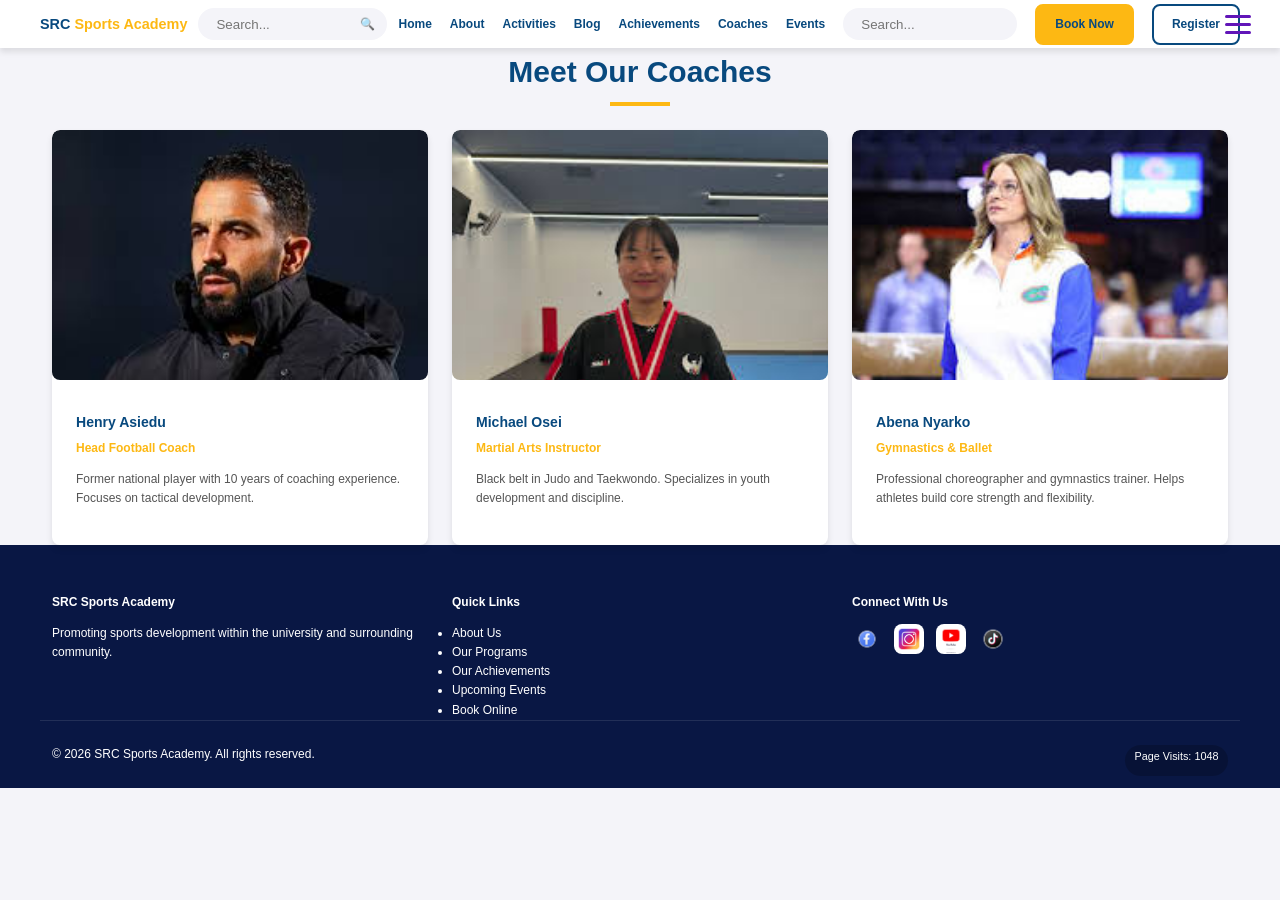
<file: HTML/coachespage.html>
﻿<!-- DOCTYPE: Tells the browser this is a modern website -->
<!DOCTYPE html>
<html lang="en">

<!-- HEAD: Holds hidden info like links to CSS and JS -->
<head>
  <meta charset="UTF-8">
  <meta name="viewport" content="width=device-width, initial-scale=1.0">
  <meta name="description" content="Meet the coaches at SRC Sports Academy.">
  
  <!-- TITLE: The name of the website on the browser tab -->
  <title>SRC Sports Academy | Coaches</title>
  
  <!-- CSS LINK: Connects to the master style file for colors and fonts -->
  <link rel="stylesheet" href="../CSS/style.css">
  
  <!-- SCRIPTS: Makes interactive things like the search and visitor counter work -->
  <script src="https://code.jquery.com/jquery-3.6.0.min.js" integrity="sha256-/xUj+3OJU5yExlq6GSYGSHk7tPXikynS7ogEvDej/m4=" crossorigin="anonymous"></script>
  <script src="../JS/script.js" defer></script>
</head>

<!-- BODY: Everything you see on the screen goes here -->
<body>

  <!-- HEADER: The white bar at the top of the page -->
  <header>
    <!-- DIV: A box used to group things together -->
    <div class="container navbar">
      <!-- LOGO: Click it to go back to the homepage -->
      <div class="logo">
        <a href="../HTML/Homepage.html">SRC <span>Sports Academy</span></a>
      </div>
      
      <!-- SEARCH BOX: Type here to find coaches on the page -->
      <div class="search-container">
        <!-- INPUT: The typing box -->
        <input type="text" id="searchInput" placeholder="Search...">
        <span aria-hidden="true">🔍</span>
      </div>

      <!-- NAV: The group of links that help people move around -->
      <nav class="nav-links" aria-label="Main Navigation">
        <!-- A: Clickable link items -->
        <a href="../HTML/Homepage.html">Home</a>
        <a href="../HTML/Aboutpage.html">About</a>
        <a href="../HTML/Activitypage.html">Activities</a>
        <a href="../HTML/Blogpage.html">Blog</a>
        <a href="../HTML/Achievementpage.html">Achievements</a>
        <a href="../HTML/coachespage.html" class="active">Coaches</a>
        <a href="../HTML/Eventpage.html">Events</a>
        
        <!-- MOBILE SEARCH: Only for phone screens -->
        <div class="search-container d-none" id="mobileSearch">
            <input type="text" id="mobileSearchInput" placeholder="Search...">
        </div>
        
        <!-- BUTTONS: Links that look like big buttons -->
        <a href="../HTML/Bookingpage.html" class="btn btn-primary text-primary">Book Now</a>
        <a href="../HTML/Registerpage.html" class="btn btn-secondary">Register</a>
      </nav>

      <!-- HAMBURGER: The three-line menu icon for phones -->
      <div class="hamburger" aria-label="Toggle Navigation" role="button" tabindex="0">
        <span></span>
        <span></span>
        <span></span>
      </div>
    </div>
  </header>

  <!-- MAIN: The main middle part of the page -->
  <main>
    <!-- SECTION: A big block for the coach profiles -->
    <section class="container">
      <!-- H1: The biggest title on this page -->
      <h1 class="section-title">Meet Our Coaches</h1>
      
      <!-- GRID CONTAINER: Lines up the coach cards side-by-side -->
      <div class="grid-container">
        
        <!-- COACH CARD: A box with an image and info about a coach -->
        <div class="card searchable">
          <!-- IMG: A picture of the coach -->
          <img src="../IMAGE/football5.jpg" alt="Coach Henry Asiedu" class="card-img coach-img">
          <div class="card-content">
            <!-- H3: The coach's name -->
            <h3>Henry Asiedu</h3>
            <!-- P: A short paragraph about the coach's job and experience -->
            <p class="coach-role">Head Football Coach</p>
            <p>Former national player with 10 years of coaching experience. Focuses on tactical development.</p>
          </div>
        </div>

        <!-- COACH PROFILE 2 -->
        <div class="card searchable">
          <img src="../IMAGE/Taekwondo2.jpg" alt="Coach Michael" class="card-img coach-img">
          <div class="card-content">
            <h3>Michael Osei</h3>
            <p class="coach-role">Martial Arts Instructor</p>
            <p>Black belt in Judo and Taekwondo. Specializes in youth development and discipline.</p>
          </div>
        </div>

        <!-- COACH PROFILE 3 -->
        <div class="card searchable">
          <img src="../IMAGE/Gymnastic4.jpg" alt="Coach Abena" class="card-img coach-img">
          <div class="card-content">
            <h3>Abena Nyarko</h3>
            <p class="coach-role">Gymnastics & Ballet</p>
            <p>Professional choreographer and gymnastics trainer. Helps athletes build core strength and flexibility.</p>
          </div>
        </div>

      </div>
    </section>
  </main>

  <!-- FOOTER: The dark bar at the bottom of the page -->
  <footer>
    <!-- FOOTER GRID: Columns for info and links -->
    <div class="container footer-grid">
      <!-- INFO COLUMN -->
      <div class="footer-col">
        <!-- H4: A small heading for the column -->
        <h4>SRC Sports Academy</h4>
        <p>Promoting sports development within the university and surrounding community.</p>
      </div>
      
      <!-- LINKS COLUMN -->
        <div class="footer-col">
        <h4>Quick Links</h4>
        <!-- UL & LI: A bullet-point list of clickable links -->
        <ul>
          <li><a href="/HTML/Aboutpage.html">About Us</a></li>
          <li><a href="/HTML/Activitypage.html">Our Programs</a></li>
          <li><a href="/HTML/Achievementpage.html">Our Achievements</a></li>
          <li><a href="/HTML/Eventpage.html">Upcoming Events</a></li>
          <li><a href="/HTML/Bookingpage.html">Book Online</a></li>
        </ul>
      </div>
      <!-- SOCIAL MEDIA COLUMN -->
   <div class="footer-col">
        <h4>Connect With Us</h4>
        <div class="social-links">
          <!-- These are images of social media icons -->
          <a href="https://web.facebook.com/pentvars/?_rdc=1&_rdr#"><img src="/IMAGE/Facebook.png" alt="Facebook"></a>
          <a href="https://www.instagram.com/pentvars/"><img src="/IMAGE/Instagram.jpg" alt="Instagram"></a>
          <a href="https://www.youtube.com/@Pentvars_"><img src="/IMAGE/Youtube.jpg" alt="YouTube"></a>
          <a href="https://www.tiktok.com/@pentecostuniversity"><img src="/IMAGE/Tiktok.png" alt="Tiktok"></a>
        </div>
      </div>
    </div>
    <!-- BOTTOM BAR: Copyright and counter -->
    <div class="container footer-bottom">
      <p>&copy; 2026 SRC Sports Academy. All rights reserved.</p>
      <div class="visitor-counter">
        Page Visits: <span id="visitorCountDisplay">Loading...</span>
      </div>
    </div>
  </footer>

</body>
</html>
</file>
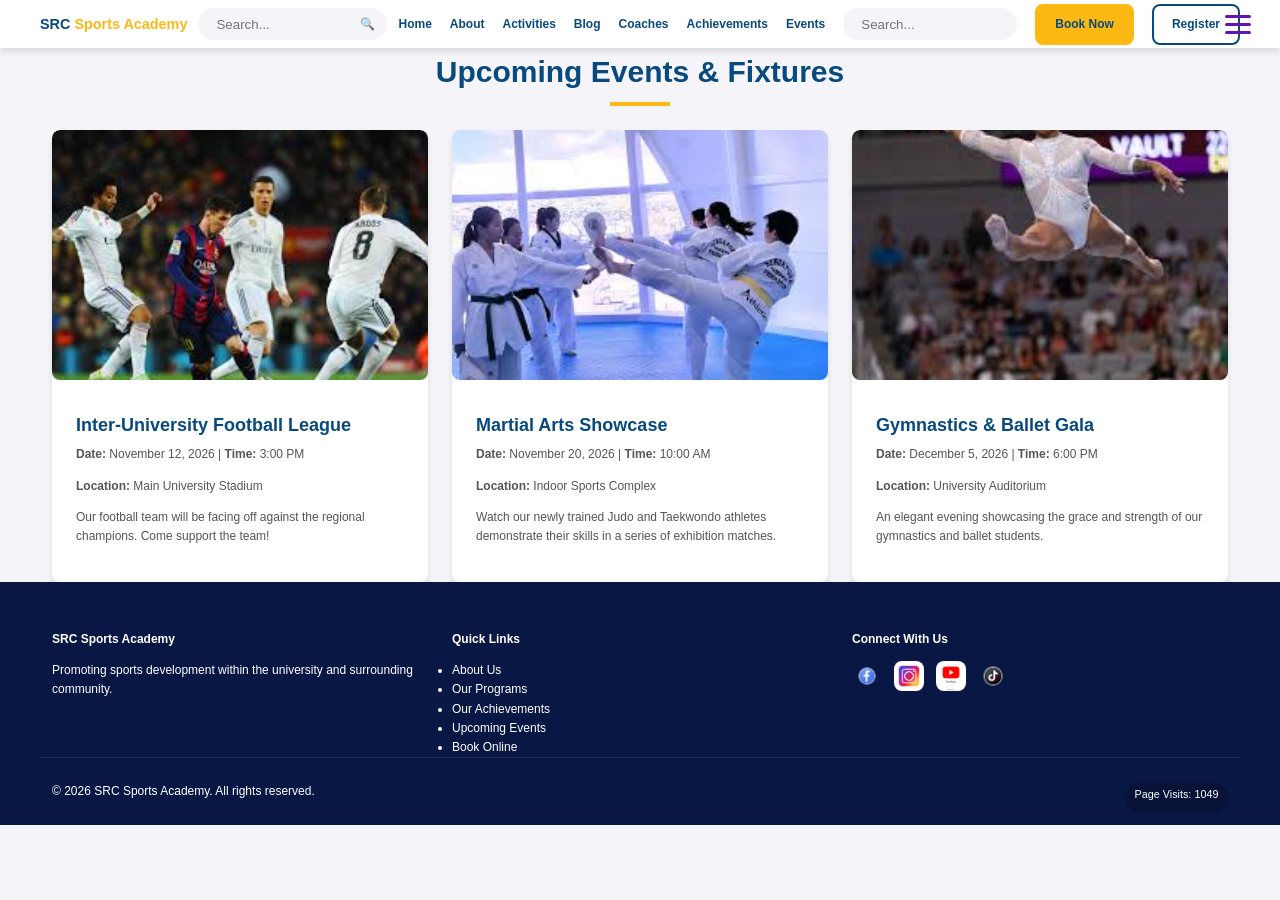
<file: HTML/Eventpage.html>
﻿<!-- DOCTYPE: Tells the browser this is a modern website -->
<!DOCTYPE html>
<html lang="en">

<!-- HEAD: Holds hidden info like links to CSS and JavaScript -->
<head>
  <meta charset="UTF-8">
  <meta name="viewport" content="width=device-width, initial-scale=1.0">
  <meta name="description" content="Upcoming events and fixtures at SRC Sports Academy.">
  
  <!-- TITLE: The name of the page on the browser tab -->
  <title>SRC Sports Academy | Events</title>
  
  <!-- CSS LINK: Connects to the master style file for colors and fonts -->
  <link rel="stylesheet" href="../CSS/style.css">
  
  <!-- SCRIPTS: Makes interactive things like the search and visitor counter work -->
  <script src="https://code.jquery.com/jquery-3.6.0.min.js" integrity="sha256-/xUj+3OJU5yExlq6GSYGSHk7tPXikynS7ogEvDej/m4=" crossorigin="anonymous"></script>
  <script src="../JS/script.js" defer></script>
</head>

<!-- BODY: Everything you see on the screen goes here -->
<body>

  <!-- HEADER: The white navigation bar at the top -->
  <header>
    <!-- DIV: A box used to group items together -->
    <div class="container navbar">
      <!-- LOGO: Click it to go back to the homepage -->
      <div class="logo">
        <a href="../HTML/Homepage.html">SRC <span>Sports Academy</span></a>
      </div>
      
      <!-- SEARCH BOX: Type here to find events on the page -->
      <div class="search-container">
        <!-- INPUT: The actual typing box -->
        <input type="text" id="searchInput" placeholder="Search...">
        <span aria-hidden="true">🔍</span>
      </div>

      <!-- NAV: The group of links that help people move around -->
      <nav class="nav-links" aria-label="Main Navigation">
        <!-- A: Clickable link items -->
        <a href="../HTML/Homepage.html">Home</a>
        <a href="../HTML/Aboutpage.html">About</a>
        <a href="../HTML/Activitypage.html">Activities</a>
        <a href="../HTML/Blogpage.html">Blog</a>
        <a href="../HTML/coachespage.html">Coaches</a>
        <a href="../HTML/Achievementpage.html">Achievements</a>
        <a href="../HTML/Eventpage.html" class="active">Events</a>
        
        <!-- MOBILE SEARCH: Only for small phone screens -->
        <div class="search-container d-none" id="mobileSearch">
            <input type="text" id="mobileSearchInput" placeholder="Search...">
        </div>
        
        <!-- BUTTONS: Links that look like big buttons -->
        <a href="../HTML/Bookingpage.html" class="btn btn-primary text-primary">Book Now</a>
        <a href="../HTML/Registerpage.html" class="btn btn-secondary">Register</a>
      </nav>

      <!-- HAMBURGER: The three-line menu icon for phones -->
      <div class="hamburger" aria-label="Toggle Navigation" role="button" tabindex="0">
        <span></span>
        <span></span>
        <span></span>
      </div>
    </div>
  </header>

  <!-- MAIN: The main middle part of the page -->
  <main>
    <!-- SECTION: A big block for the upcoming events list -->
    <section class="container">
      <!-- H1: The most important title on this page -->
      <h1 class="section-title">Upcoming Events & Fixtures</h1>
      
      <!-- GRID CONTAINER: Lines up the event cards side-by-side -->
      <div class="grid-container">
        
        <!-- EVENT CARD: A box with an image and info about an event -->
        <div class="card searchable">
          <!-- IMG: A picture for the event -->
          <img src="../IMAGE/football1.jpg" alt="Football team huddle" class="card-img">
          <div class="card-content">
            <!-- H2: The name of the event -->
            <h2>Inter-University Football League</h2>
            <!-- P: Details like date, time, and location -->
            <p><strong>Date:</strong> November 12, 2026 | <strong>Time:</strong> 3:00 PM</p>
            <p><strong>Location:</strong> Main University Stadium</p>
            <!-- STRONG: Makes specific text bold and important -->
            <p class="mt-2">Our football team will be facing off against the regional champions. Come support the team!</p>
          </div>
        </div>
  
        <!-- EVENT CARD 2 -->
        <div class="card searchable">
          <img src="../IMAGE/Taekwondo1.jpg" alt="Martial arts training" class="card-img">
          <div class="card-content">
            <h2>Martial Arts Showcase</h2>
            <p><strong>Date:</strong> November 20, 2026 | <strong>Time:</strong> 10:00 AM</p>
            <p><strong>Location:</strong> Indoor Sports Complex</p>
            <p class="mt-2">Watch our newly trained Judo and Taekwondo athletes demonstrate their skills in a series of exhibition matches.</p>
          </div>
        </div>
  
        <!-- EVENT CARD 3 -->
        <div class="card searchable">
          <img src="../IMAGE/Gymnastics2'.jpg" alt="Gymnastics display" class="card-img">
          <div class="card-content">
            <h2>Gymnastics & Ballet Gala</h2>
            <p><strong>Date:</strong> December 5, 2026 | <strong>Time:</strong> 6:00 PM</p>
            <p><strong>Location:</strong> University Auditorium</p>
            <p class="mt-2">An elegant evening showcasing the grace and strength of our gymnastics and ballet students.</p>
          </div>
        </div>

      </div>
    </section>
  </main>

  <!-- FOOTER: The dark bar at the bottom of the page -->
  <footer>
    <!-- FOOTER GRID: Columns for info and links -->
    <div class="container footer-grid">
      <!-- INFO COLUMN -->
      <div class="footer-col">
        <!-- H4: A small heading for the column -->
        <h4>SRC Sports Academy</h4>
        <p>Promoting sports development within the university and surrounding community.</p>
      </div>

      <!-- LINKS COLUMN -->
     <div class="footer-col">
        <h4>Quick Links</h4>
        <!-- UL & LI: A bullet-point list of clickable links -->
        <ul>
          <li><a href="/HTML/Aboutpage.html">About Us</a></li>
          <li><a href="/HTML/Activitypage.html">Our Programs</a></li>
          <li><a href="/HTML/Achievementpage.html">Our Achievements</a></li>
          <li><a href="/HTML/Eventpage.html">Upcoming Events</a></li>
          <li><a href="/HTML/Bookingpage.html">Book Online</a></li>
        </ul>
      </div>
      <!-- SOCIAL MEDIA COLUMN -->
     <div class="footer-col">
        <h4>Connect With Us</h4>
        <div class="social-links">
          <!-- These are images of social media icons -->
          <a href="https://web.facebook.com/pentvars/?_rdc=1&_rdr#"><img src="/IMAGE/Facebook.png" alt="Facebook"></a>
          <a href="https://www.instagram.com/pentvars/"><img src="/IMAGE/Instagram.jpg" alt="Instagram"></a>
          <a href="https://www.youtube.com/@Pentvars_"><img src="/IMAGE/Youtube.jpg" alt="YouTube"></a>
          <a href="https://www.tiktok.com/@pentecostuniversity"><img src="/IMAGE/Tiktok.png" alt="Tiktok"></a>
        </div>
      </div>
    </div>

    <!-- BOTTOM BAR: Copyright and counter -->
    <div class="container footer-bottom">
      <p>&copy; 2026 SRC Sports Academy. All rights reserved.</p>
      <div class="visitor-counter">
        Page Visits: <span id="visitorCountDisplay">Loading...</span>
      </div>
    </div>
  </footer>

</body>
</html>
</file>
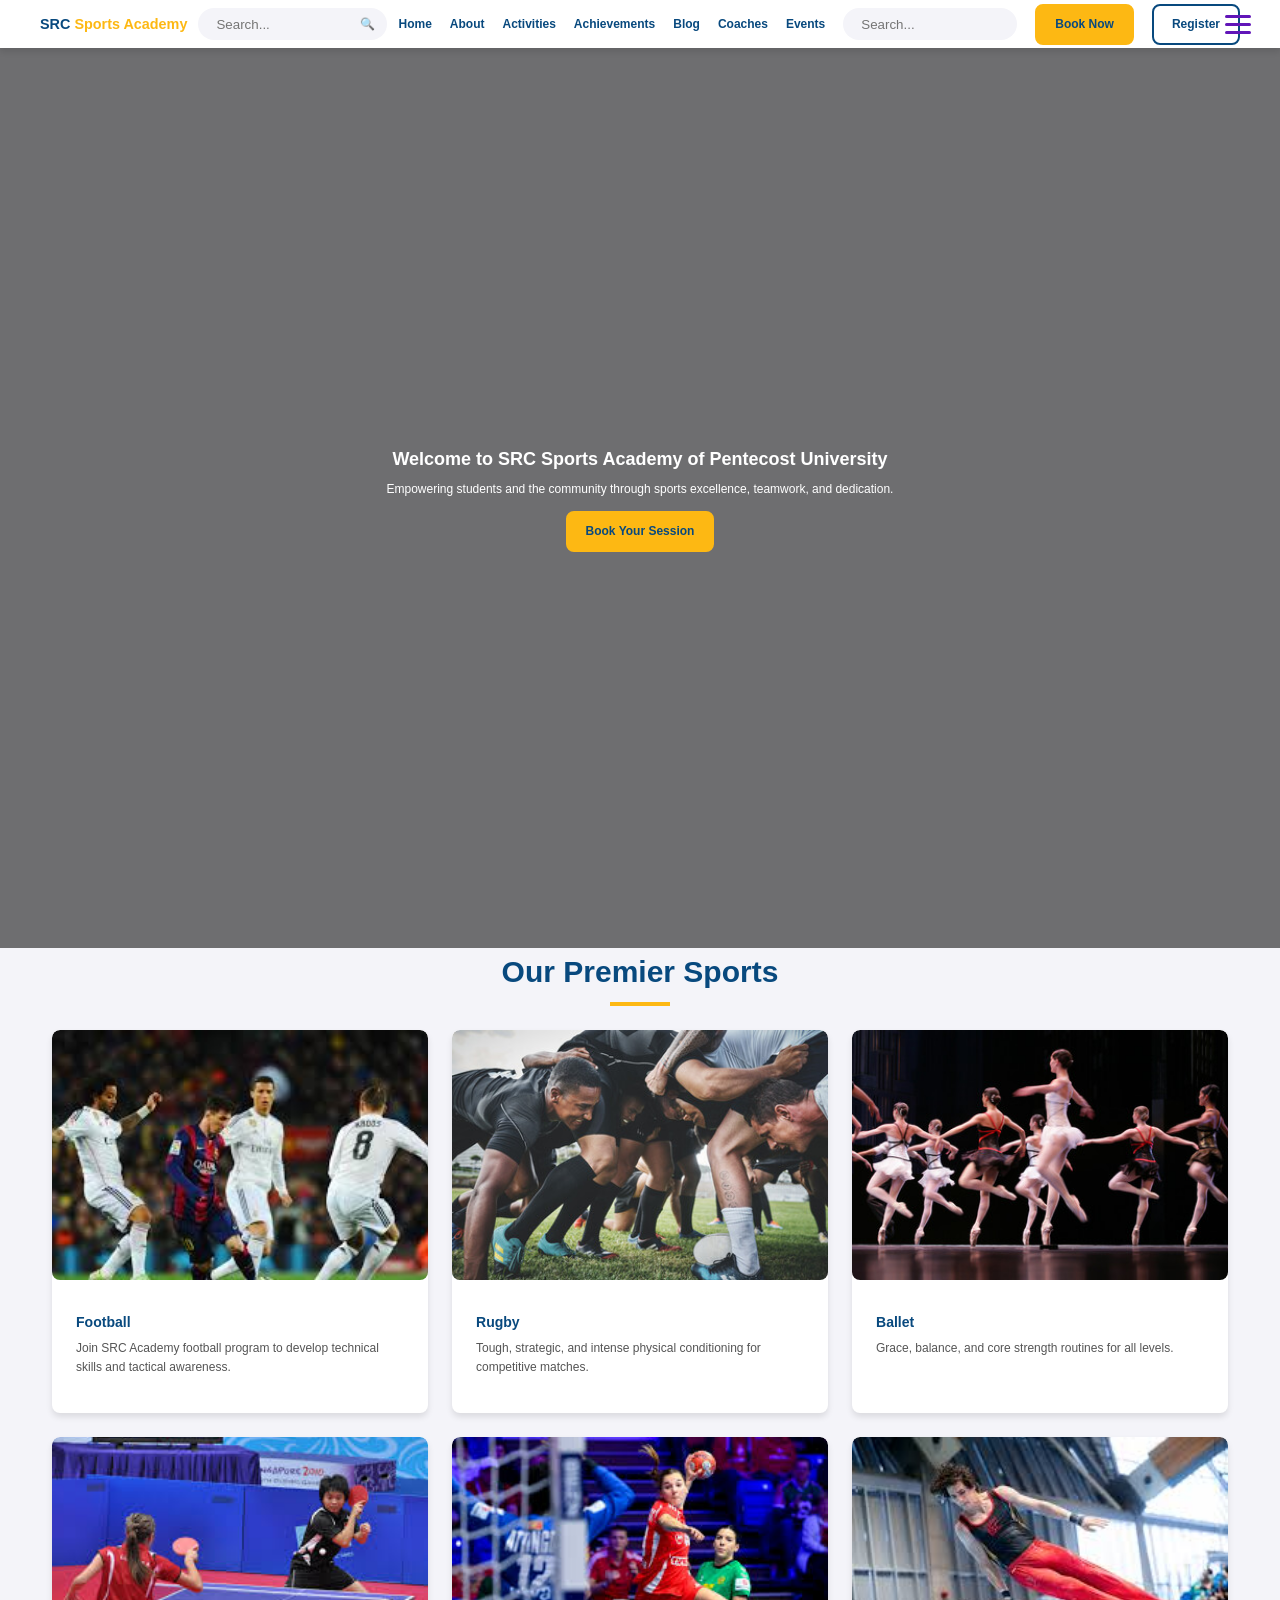
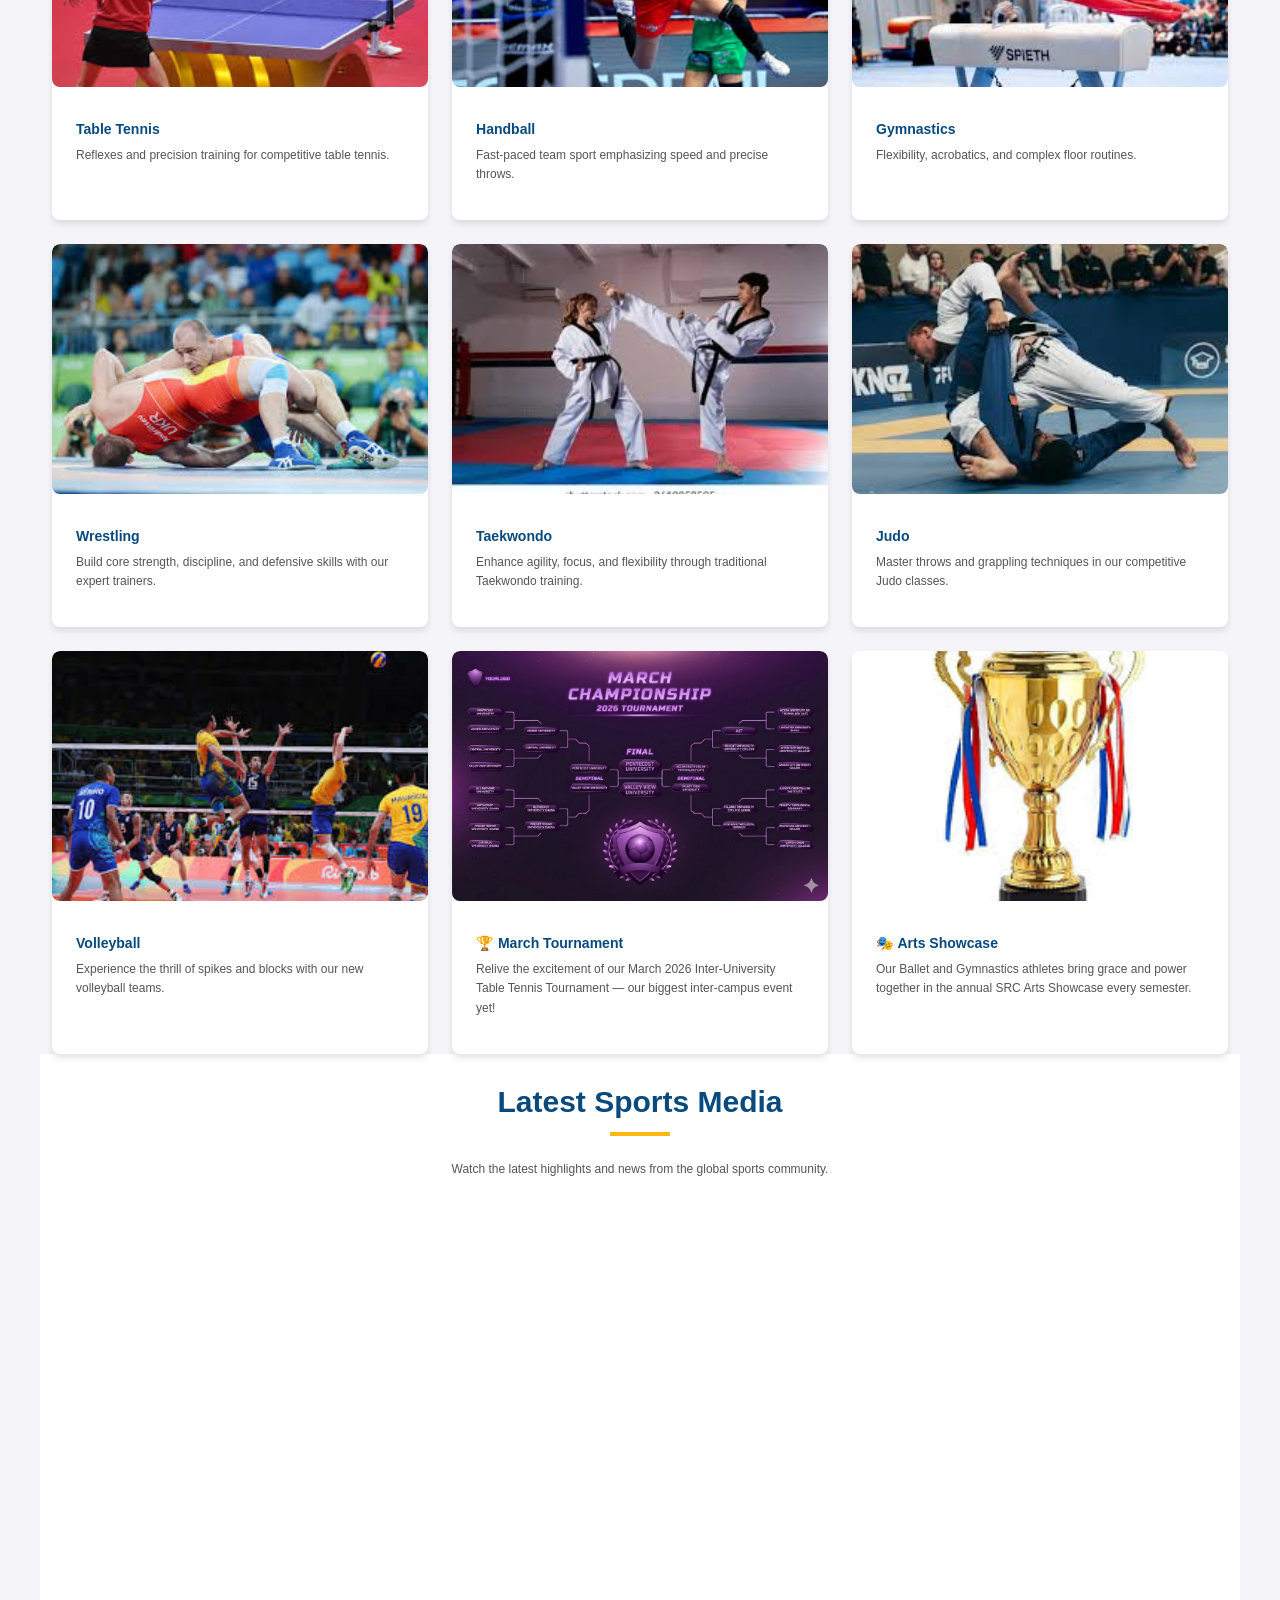
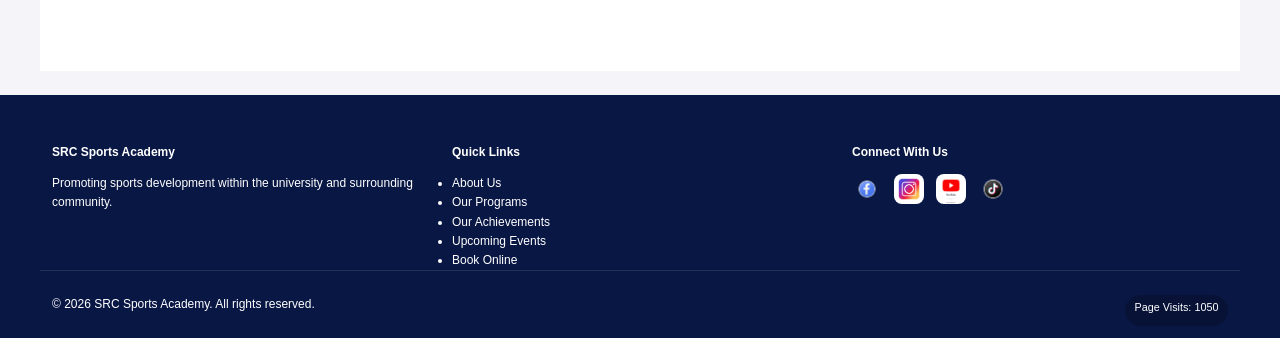
<file: HTML/Homepage.html>
﻿<!-- ##########################################################################
     WEBSITE DESIGN BY KOFI BAFFOE ACQUAH 
     ID: PUIT24110017
     COURSE: WEB FUNDAMENTALS
     PROGRAMME: INFORMATION TECHNOLOGY
     ########################################################################## -->

<!-- DOCTYPE: Tells the browser this is a modern website -->
<!DOCTYPE html>  
<html lang="en">

<!-- HEAD: Holds hidden info like links to CSS and JS -->
<head>
  <meta charset="UTF-8">
  <meta name="viewport" content="width=device-width, initial-scale=1.0">
  <meta name="description" content="SRC Sports Academy - Empowering students and the community through sports excellence.">
  <meta name="keyword" content="SRC Sport Academy">
  <meta name="Author" content="Kofi Baffoe Acquah">
  
  <!-- TITLE: The name of the website on the browser tab -->
  <title>SRC Sports Academy | Home</title>
  
  <!-- CSS LINK: Connects to the master style file for colors and fonts -->
  <link rel="stylesheet" href="../CSS/style.css">
  
  <!-- SCRIPTS: Makes interactive things like the search and visitor counter work -->
  <script src="https://code.jquery.com/jquery-3.6.0.min.js" integrity="sha256-/xUj+3OJU5yExlq6GSYGSHk7tPXikynS7ogEvDej/m4=" crossorigin="anonymous"></script>
  <script src="../JS/script.js" defer></script>
</head>

<!-- BODY: Everything you see on the screen goes here -->
<body>

  <!-- HEADER: The white navigation bar at the top -->
  <header>
    <!-- DIV: A box used to group items together -->
    <div class="container navbar">
      <!-- LOGO: Click to go back to the home page -->
      <div class="logo">
        <a href="../HTML/Homepage.html">SRC <span>Sports Academy</span></a>
      </div>
      
      <!-- SEARCH BOX: Type to find sports on the page -->
      <div class="search-container">
        <!-- INPUT: The typing box -->
        <input type="text" id="searchInput" placeholder="Search...">
        <span aria-hidden="true">🔍</span>
      </div>

      <!-- NAV: The group of links that help people move around -->
      <nav class="nav-links" aria-label="Main Navigation">
        <!-- A: Clickable link items -->
        <a href="../HTML/Homepage.html" class="active">Home</a>
        <a href="../HTML/Aboutpage.html">About</a>
        <a href="../HTML/Activitypage.html">Activities</a>
        <a href="../HTML/Achievementpage.html">Achievements</a>
        <a href="../HTML/Blogpage.html">Blog</a>
        <a href="../HTML/coachespage.html">Coaches</a>
        <a href="../HTML/Eventpage.html">Events</a>

        <!-- MOBILE SEARCH: Only for phone screens -->
        <div class="search-container d-none" id="mobileSearch">
            <input type="text" id="mobileSearchInput" placeholder="Search...">
        </div>
        
        <!-- BUTTONS: Links that look like big buttons -->
        <a href="../HTML/Bookingpage.html" class="btn btn-primary text-primary">Book Now</a>
        <a href="../HTML/Registerpage.html" class="btn btn-secondary">Register</a>
      </nav>
      
      <!-- HAMBURGER: The three-line menu icon for phones -->
      <div class="hamburger" aria-label="Toggle Navigation" role="button" tabindex="0">
        <span></span>
        <span></span>
        <span></span>
      </div>
    </div>
  </header>

  <!-- MAIN: The main middle part of the page -->
  <main>
    <!-- SECTION: A big block with the background video -->
    <!-- SECTION: A big block of content -->
<section class="hero_section" aria-label="Welcome Section">

  <!-- YOUTUBE BACKGROUND VIDEO -->
  <iframe
    class="hero-video"
    src="https://www.youtube.com/embed/jSmFbXQxRmI?autoplay=1&mute=1&loop=1&playlist=jSmFbXQxRmI&controls=0&showinfo=0&modestbranding=1"
    title="Sports Background Video"
    allow="autoplay; fullscreen"
    allowfullscreen>
  </iframe>

  <!-- DARK OVERLAY -->
  <div class="hero-overlay"></div>

  <!-- HERO CONTENT -->
  <div class="hero-content">
    <h1>Welcome to SRC Sports Academy of Pentecost University</h1>

    <p>
      Empowering students and the community through sports excellence,
      teamwork, and dedication.
    </p>

    <a href="Bookingpage.html" class="btn btn-primary">
      Book Your Session
    </a>
  </div>

</section>

    <!-- SECTION: A container for all the sports boxes -->
    <section class="container" aria-labelledby="sports-heading">
      <!-- H2: A big title for this section -->
      <h2 id="sports-heading" class="section-title">Our Premier Sports</h2>
      
      <!-- GRID CONTAINER: Lines up the sports cards side-by-side -->
      <div class="grid-container">
        
        <!-- FOOTBALL CARD: A box with a picture and info -->
        <div class="card searchable">
          <!-- IMG: A picture for the sport -->
          <img src="../IMAGE/football1.jpg" alt="Football players in action" class="card-img">
          <div class="card-content">
            <!-- H3: A small title for the sport -->
            <h3>Football</h3>
            <p>Join SRC Academy football program to develop technical skills and tactical awareness.</p>
          </div>
        </div>

        <!-- RUGBY CARD -->
        <div class="card searchable">
          <img src="../IMAGE/Rugby.jpg" alt="Rugby players in action" class="card-img">
          <div class="card-content">
            <h3>Rugby</h3>
            <p>Tough, strategic, and intense physical conditioning for competitive matches.</p>
          </div>
        </div>

        <!-- BALLET CARD -->
        <div class="card searchable">
          <img src="../IMAGE/Ballet.jpg" alt="Ballet dancer" class="card-img">
          <div class="card-content">
            <h3>Ballet</h3>
            <p>Grace, balance, and core strength routines for all levels.</p>
          </div>
        </div>

        <!-- TABLE TENNIS CARD -->
        <div class="card searchable">
          <img src="../IMAGE/Table Tennis .jpg" alt="Table tennis match" class="card-img">
          <div class="card-content">
            <h3>Table Tennis</h3>
            <p>Reflexes and precision training for competitive table tennis.</p>
          </div>
        </div>

        <!-- HANDBALL CARD -->
        <div class="card searchable">
          <img src="../IMAGE/Handball.jpg" alt="Handball match" class="card-img">
          <div class="card-content">
            <h3>Handball</h3>
            <p>Fast-paced team sport emphasizing speed and precise throws.</p>
          </div>
        </div>

        <!-- GYMNASTICS CARD -->
        <div class="card searchable">
          <img src="../IMAGE/Gymnastics1.jpg" alt="Gymnast in action" class="card-img">
          <div class="card-content">
            <h3>Gymnastics</h3>
            <p>Flexibility, acrobatics, and complex floor routines.</p>
          </div>
        </div>

        <!-- WRESTLING CARD -->
        <div class="card searchable">
          <img src="../IMAGE/Wrestling.jpg" alt="Wrestling match" class="card-img">
          <div class="card-content">
            <h3>Wrestling</h3>
            <p>Build core strength, discipline, and defensive skills with our expert trainers.</p>
          </div>
        </div>

        <!-- TAEKWONDO CARD -->
        <div class="card searchable">
          <img src="../IMAGE/Taekwondo.jpg" alt="Taekwondo kick" class="card-img">
          <div class="card-content">
            <h3>Taekwondo</h3>
            <p>Enhance agility, focus, and flexibility through traditional Taekwondo training.</p>
          </div>
        </div>

        <!-- JUDO CARD -->
        <div class="card searchable">
          <img src="../IMAGE/Judo14.jpg" alt="Judo match" class="card-img">
          <div class="card-content">
            <h3>Judo</h3>
            <p>Master throws and grappling techniques in our competitive Judo classes.</p>
          </div>
        </div>

        <!-- VOLLEYBALL CARD -->
        <div class="card searchable">
          <img src="../IMAGE/volleyball1.jpg" alt="Volleyball action over the net" class="card-img">
          <div class="card-content">
            <h3>Volleyball</h3>
            <p>Experience the thrill of spikes and blocks with our new volleyball teams.</p>
          </div>
        </div>

        <!-- TOURNAMENT HIGHLIGHT CARD -->
        <div class="card searchable">
          <img src="../IMAGE/tournament1.jpg" alt="Table tennis tournament March 2026" class="card-img">
          <div class="card-content">
            <h3>🏆 March Tournament</h3>
            <p>Relive the excitement of our March 2026 Inter-University Table Tennis Tournament — our biggest inter-campus event yet!</p>
          </div>
        </div>

        <!-- ARTS SHOWCASE CARD -->
        <div class="card searchable">
          <img src="../IMAGE/Trophy.jpg" alt="Ballet and gymnastics showcase" class="card-img">
          <div class="card-content">
            <h3>🎭 Arts Showcase</h3>
            <p>Our Ballet and Gymnastics athletes bring grace and power together in the annual SRC Arts Showcase every semester.</p>
          </div>
        </div>
        
      </div>
    </section>

    <!-- SECTION: Media box for video highlights -->
    <!-- SECTION: Media box for the video highlights -->
<section class="container info-card">

  <h2 class="section-title">Latest Sports Media</h2>

  <div class="searchable text-center mt-2 video-wrapper">

    <p class="mb-2">
      Watch the latest highlights and news from the global sports community.
    </p>

    <iframe
      class="sports-video"
      src="https://www.youtube.com/embed/jSmFbXQxRmI?autoplay=1&mute=1&loop=1&playlist=jSmFbXQxRmI&controls=0&showinfo=0&modestbranding=1"
      title="Sports Video"
      allow="accelerometer; autoplay; clipboard-write; encrypted-media; gyroscope; picture-in-picture"
      allowfullscreen>
    </iframe>

  </div>

</section>
  </main>

  <!-- FOOTER: The dark bar at the bottom of the page -->
  <footer>
    <!-- FOOTER GRID: Columns for info and links -->
    <div class="container footer-grid">
      <!-- INFO COLUMN -->
      <div class="footer-col">
        <!-- H4: A small heading for the column -->
        <h4>SRC Sports Academy</h4>
        <p>Promoting sports development within the university and surrounding community.</p>
      </div>
      
      <!-- LINKS COLUMN -->
        <div class="footer-col">
        <h4>Quick Links</h4>
        <!-- UL & LI: A bullet-point list of clickable links -->
        <ul>
          <li><a href="/HTML/Aboutpage.html">About Us</a></li>
          <li><a href="/HTML/Activitypage.html">Our Programs</a></li>
          <li><a href="/HTML/Achievementpage.html">Our Achievements</a></li>
          <li><a href="/HTML/Eventpage.html">Upcoming Events</a></li>
          <li><a href="/HTML/Bookingpage.html">Book Online</a></li>
        </ul>
      </div>
      <!-- SOCIAL MEDIA COLUMN -->
 <div class="footer-col">
        <h4>Connect With Us</h4>
        <div class="social-links">
          <!-- These are images of social media icons -->
          <a href="https://web.facebook.com/pentvars/?_rdc=1&_rdr#"><img src="/IMAGE/Facebook.png" alt="Facebook"></a>
          <a href="https://www.instagram.com/pentvars/"><img src="/IMAGE/Instagram.jpg" alt="Instagram"></a>
          <a href="https://www.youtube.com/@Pentvars_"><img src="/IMAGE/Youtube.jpg" alt="YouTube"></a>
          <a href="https://www.tiktok.com/@pentecostuniversity"><img src="/IMAGE/Tiktok.png" alt="Tiktok"></a>
        </div>
      </div>
    </div>

    <!-- BOTTOM BAR: Copyright and counter -->
    <div class="container footer-bottom">
     
      <p>&copy; 2026 SRC Sports Academy. All rights reserved.</p>
      <div class="visitor-counter">
        Page Visits: <span id="visitorCountDisplay">Loading...</span>
      </div>
    </div>
  </footer>

</body>
</html>
</file>
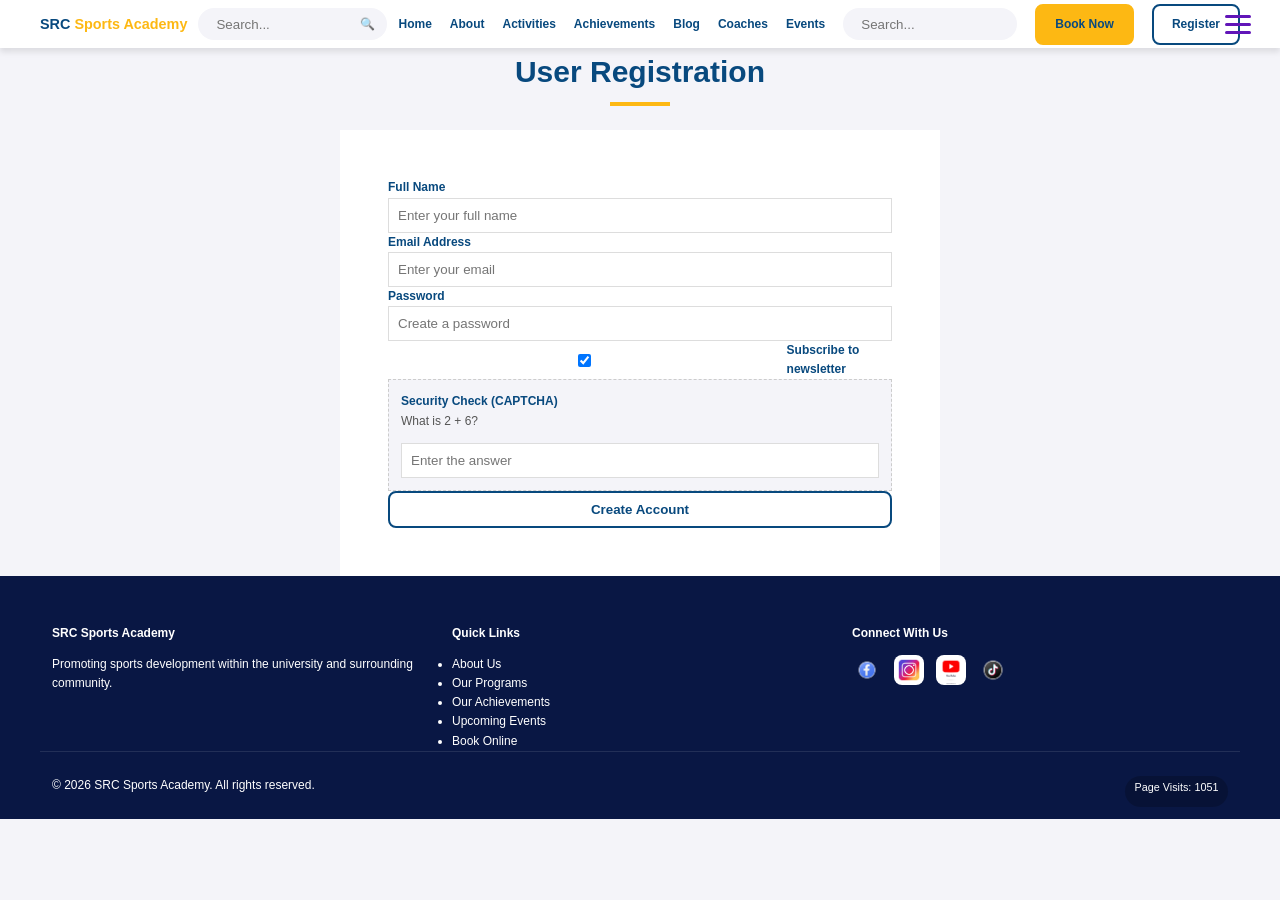
<file: HTML/Registerpage.html>
﻿<!-- DOCTYPE: Tells the computer this is a modern website -->
<!DOCTYPE html>
<html lang="en">

<!-- HEAD: Holds hidden info like links to CSS and JS -->
<head>
  <meta charset="UTF-8">
  <meta name="viewport" content="width=device-width, initial-scale=1.0">
  <meta name="description" content="Register as a user at SRC Sports Academy.">
  
  <!-- TITLE: The name of the website on the browser tab -->
  <title>SRC Sports Academy | Register</title>
  
  <!-- CSS LINK: Connects to the master style file for colors and fonts -->
  <link rel="stylesheet" href="../CSS/style.css">
  
  <!-- SCRIPTS: Makes interactive things like search and form validation work -->
  <script src="https://code.jquery.com/jquery-3.6.0.min.js" integrity="sha256-/xUj+3OJU5yExlq6GSYGSHk7tPXikynS7ogEvDej/m4=" crossorigin="anonymous"></script>
  <script src="../JS/script.js" defer></script>
</head>

<!-- BODY: Everything you see on the screen goes here -->
<body>

  <!-- HEADER: The white navigation bar at the top -->
  <header>
    <!-- DIV: A box used to group items together -->
    <div class="container navbar">
      <!-- LOGO: Click to go back to the home page -->
      <div class="logo">
        <a href="../HTML/Homepage.html">SRC <span>Sports Academy</span></a>
      </div>
      
      <!-- SEARCH BOX: Type to find text on this page -->
      <div class="search-container">
        <!-- INPUT: The typing box -->
        <input type="text" id="searchInput" placeholder="Search...">
        <span aria-hidden="true">🔍</span>
      </div>

      <!-- NAV: The group of links that help people move around -->
      <nav class="nav-links" aria-label="Main Navigation">
        <!-- A: Clickable link items -->
        <a href="../HTML/Homepage.html">Home</a>
        <a href="../HTML/Aboutpage.html">About</a>
        <a href="../HTML/Activitypage.html">Activities</a>
        <a href="../HTML/Achievementpage.html">Achievements</a>
        <a href="../HTML/Blogpage.html">Blog</a>
        <a href="../HTML/coachespage.html">Coaches</a>
        <a href="../HTML/Eventpage.html">Events</a>
        
        <!-- MOBILE SEARCH: Only for phones -->
        <div class="search-container d-none" id="mobileSearch">
            <input type="text" id="mobileSearchInput" placeholder="Search...">
        </div>
        
        <!-- BUTTONS: Links styled as big buttons -->
        <a href="../HTML/Bookingpage.html" class="btn btn-primary text-primary">Book Now</a>
        <a href="../HTML/Registerpage.html" class="btn btn-secondary active">Register</a>
      </nav>

      <!-- HAMBURGER: The three-line menu icon for phones -->
      <div class="hamburger" aria-label="Toggle Navigation" role="button" tabindex="0">
        <span></span>
        <span></span>
        <span></span>
      </div>
    </div>
  </header>

  <!-- MAIN: The main middle part of the page -->
  <main>
    <!-- SECTION: A big container for the registration section -->
    <section class="container">
      <!-- H1: The most important title on this page -->
      <h1 class="section-title">User Registration</h1>
      
      <!-- FORM CONTAINER: The white box holding the registration form -->
      <div class="form-container">
        <!-- FORM: A group of boxes used to collect user info -->
        <form onsubmit="return validateForm(event)">
          
          <!-- NAME FIELD BOX -->
          <div class="form-group">
            <!-- LABEL: Text that names a specific input box -->
            <label for="regName">Full Name</label>
            <!-- INPUT: The actual box where you type your name -->
            <input type="text" id="regName" required placeholder="Enter your full name">
          </div>
          
          <!-- EMAIL FIELD BOX -->
          <div class="form-group">
            <label for="regEmail">Email Address</label>
            <input type="email" id="regEmail" required placeholder="Enter your email">
          </div>

          <!-- PASSWORD FIELD BOX -->
          <div class="form-group">
            <label for="password">Password</label>
            <!-- PASSWORD: A typing box that hides the letters you type -->
            <input type="password" id="password" required placeholder="Create a password">
          </div>
          
          <!-- CHECKBOX GROUP: A small box you can click to check or uncheck -->
          <div class="form-group checkbox-group">
            <input type="checkbox" id="newsletter" checked>
            <label for="newsletter">Subscribe to newsletter</label>
          </div>

          <!-- SECURITY BOX: Prevents robots from creating accounts -->
          <div class="form-group captcha-box">
            <label for="captcha">Security Check (CAPTCHA)</label>
            <!-- P: A small paragraph asking a question -->
            <p id="captchaQuestion" class="mb-1 font-bold">What is 3 + 4?</p>
            <input type="text" id="captcha" required placeholder="Enter the answer">
          </div>
          
          <!-- SUBMIT BUTTON: Click this to create the account -->
          <button type="submit" class="btn btn-secondary btn-block">Create Account</button>
        </form>
      </div>
    </section>
  </main>

  <!-- FOOTER: The dark bar at the bottom of the page -->
  <footer>
    <!-- FOOTER GRID: Columns for info and links -->
    <div class="container footer-grid">
      <!-- INFO COLUMN -->
      <div class="footer-col">
        <!-- H4: A small heading for the column -->
        <h4>SRC Sports Academy</h4>
        <p>Promoting sports development within the university and surrounding community.</p>
      </div>

      <!-- LINKS COLUMN -->
      <div class="footer-col">
        <h4>Quick Links</h4>
        <!-- UL & LI: A bullet-point list of clickable links -->
        <ul>
          <li><a href="/HTML/Aboutpage.html">About Us</a></li>
          <li><a href="/HTML/Activitypage.html">Our Programs</a></li>
          <li><a href="/HTML/Achievementpage.html">Our Achievements</a></li>
          <li><a href="/HTML/Eventpage.html">Upcoming Events</a></li>
          <li><a href="/HTML/Bookingpage.html">Book Online</a></li>
        </ul>
      </div>

      <!-- SOCIAL MEDIA COLUMN -->
   <div class="footer-col">
        <h4>Connect With Us</h4>
        <div class="social-links">
          <!-- These are images of social media icons -->
          <a href="https://web.facebook.com/pentvars/?_rdc=1&_rdr#"><img src="/IMAGE/Facebook.png" alt="Facebook"></a>
          <a href="https://www.instagram.com/pentvars/"><img src="/IMAGE/Instagram.jpg" alt="Instagram"></a>
          <a href="https://www.youtube.com/@Pentvars_"><img src="/IMAGE/Youtube.jpg" alt="YouTube"></a>
          <a href="https://www.tiktok.com/@pentecostuniversity"><img src="/IMAGE/Tiktok.png" alt="Tiktok"></a>
        </div>
      </div>
    </div>

    <!-- BOTTOM BAR: Copyright and counter -->
    <div class="container footer-bottom">
      <p>&copy; 2026 SRC Sports Academy. All rights reserved.</p>
      <div class="visitor-counter">
        Page Visits: <span id="visitorCountDisplay">Loading...</span>
      </div>
    </div>
  </footer>

</body>
</html>
</file>
<file: CSS/style.css>
/* 
   ==========================================================================
 
          The CSS CODE FOR THE WEBSITE PAGES (BY KOFI BAFFOE ACQUAH)
  
   ==========================================================================
*/

/* SITE COLORS AND SETTINGS */
:root {
  --color-primary: #08497e;         /* DEEP BLUE */
  --color-secondary: #fdb813;       /* GOLDEN ORANGE */
  --color-secondary-hover: #e09f0b; /* DARKER ORANGE */
  --color-white: #ffffff;           /* WHITE */
  --color-light-gray: #f4f4f9;      /* LIGHT GRAY */
  --color-dark-text: #222222;       /* DARK TEXT */
  --color-light-text: #555555;      /* LIGHT TEXT */
  --color-footer-bg: #091744;       /* DARK FOOTER */

  --font-main: 'Inter', sans-serif;

  --max-width: 1200px;
  --spacing-sm: 0.5rem;
  --spacing-md: 1rem;
  --spacing-lg: 2rem;
  --spacing-xl: 4rem;

  --border-radius: 8px;
  --box-shadow: 0 4px 6px rgba(0, 0, 0, 0.1);
  --box-shadow-hover: 0 10px 15px rgba(0, 0, 0, 0.15);
  --transition: all 0.3s ease;      
}

/* BASIC PAGE RULES  CSS Code*/
* {
  margin: 0;
  padding: 0;
  box-sizing: border-box;
}

html {
  scroll-behavior: smooth;
  -webkit-text-size-adjust: 100%; /* Fixes font scaling on mobile Chrome/Edge */
  font-size: 12px;
}

body {
  font-family: var(--font-main);
  background-color: var(--color-light-gray);
  color: var(--color-dark-text);
  line-height: 1.6;
  overflow-x: hidden;
}

/* BIG TITLES AND TEXT  CSS Code*/
h1, h2, h3, h4, h5, h6 {
  color: var(--color-primary);
  margin-bottom: var(--spacing-sm);
}

p {
  margin-bottom: var(--spacing-md);
  color: var(--color-light-text);
}

/* CLICKABLE LINKS  CSS Code*/
a {
  text-decoration: none;
  color: var(--color-primary);
}

a:hover {
  color: var(--color-secondary);
}

/* PICTURES   CSS Code*/
img {
  max-width: 100%;
  height: auto;
  border-radius: var(--border-radius);
}

/* THE MAIN BOX THAT KEEPS CONTENT CENTERED   CSS Code*/
.container {
  width: 100%;
  max-width: var(--max-width);
  margin: 0 auto;
  padding: 0 var(--spacing-md);
}

/* BIG CENTERED TITLES  CSS Code*/
.section-title {
  text-align: center;
  font-size: 2.5rem;
  color: var(--color-primary);
  margin-bottom: var(--spacing-lg);
  position: relative;
}

.section-title::after {
  content: '';
  display: block;
  width: 60px;
  height: 4px;
  background-color: var(--color-secondary);
  margin: 0.5rem auto 0;
}

/* SPACE BETWEEN BLOCKS  CSS Code*/
section {
  padding: var(--spacing-xl) 0;
}

/* THE TOP BAR (HEADER) CSS Code */
header {
  background-color: var(--color-white);
  box-shadow: var(--box-shadow);
  position: -webkit-sticky; /* Support for older Safari/Edge */
  position: sticky;
  top: 0;
  z-index: 1000;
}

/* THE NAVIGATION AREA CSS Code */
.navbar {
  display: -webkit-box;
  display: -ms-flexbox;
  display: flex;
  -webkit-box-pack: justify;
  -ms-flex-pack: justify;
  justify-content: space-between;
  -webkit-box-align: center;
  -ms-flex-align: center;
  align-items: center;
  padding: 0.3rem 0;
}

/* THE LOGO CSS Code */
.logo a {
  font-size: 1.2rem;
  font-weight: 800;
  color: var(--color-primary);
}

.logo span {
  color: var(--color-secondary);
}

/* THE LINKS CSS Code */
.nav-links {
  display: -webkit-box;
  display: -ms-flexbox;
  display: flex;
  gap: 1.5rem;
  -webkit-box-align: center;
  -ms-flex-align: center;
  align-items: center;
}

.nav-links a {
  font-weight: 600;
}

/* THE SEARCH BOX */
.search-container {
  display: flex;
  align-items: center;
  background-color: var(--color-light-gray);
  border-radius: 20px;
  padding: 0.2rem 1rem;
}

.search-container input {
  border: none;
  background: transparent;
  padding: 0.5rem;
  width: 150px;
}

/* HAMBURGER MENU */
/* HAMBURGER */
.hamburger{
    display: none;

    flex-direction: column;
    justify-content: center;
    align-items: center;

    gap: 6px;

    width: 45px;
    height: 45px;

    cursor: pointer;

    border: 2px solid var(--color-primary);
    border-radius: 8px;

    background: rgba(255,255,255,0.08);

    position: absolute;
    top: 50%;
    right: 20px;

    transform: translateY(-50%);

    z-index: 2000;
}

/* HAMBURGER LINES */
/* PROFESSIONAL HAMBURGER */
/* PROFESSIONAL HAMBURGER */
.hamburger{
    display: flex;

    flex-direction: column;
    justify-content: center;
    align-items: center;

    gap: 5px;

    width: 44px;
    height: 44px;

    background: transparent;
    border: none;

    cursor: pointer;

    padding: 0;

   
}

/* HAMBURGER LINES */
.hamburger span{
    width: 26px;
    height: 3px;

    background-color: rgb(97, 21, 184);

    border-radius: 20px;

   
}

/* HOVER EFFECT */
.hamburger:hover span{
    background-color: var(--color-primary);
}


/* THE BOTTOM BAR (FOOTER) */
footer {
  background-color: var(--color-footer-bg);
  color: var(--color-white) !important;
  padding: var(--spacing-xl) 0 var(--spacing-md);
}

footer p, 
footer h4, 
footer span,
footer div {
  color: var(--color-white) !important;
}

/* THE FOOTER COLUMNS */
.footer-grid {
  display: grid;
  grid-template-columns: repeat(auto-fit, minmax(200px, 1fr));
  gap: var(--spacing-lg);
}

.footer-col h4 {
  color: var(--color-secondary);
  margin-bottom: var(--spacing-md);
}

.footer-col ul li a {
  color: var(--color-white);
}

/* SOCIAL MEDIA ICONS */
.social-links {
  display: flex;
  gap: 1rem;
}

.social-links a img {
  width: 30px;
  height: 30px;
}

/* THE VERY BOTTOM LINE */
.footer-bottom {
  text-align: center;
  padding-top: var(--spacing-lg);
  border-top: 1px solid rgba(255,255,255,0.1);
  display: flex;
  justify-content: space-between;
}

/* THE VISITOR COUNTER BOX */
.visitor-counter {
  font-size: 0.9rem;
  background: rgba(0,0,0,0.2);
  padding: 0.3rem 0.8rem;
  border-radius: 20px;
}

/* CLICKABLE BUTTONS */
.btn {
  display: inline-block;
  padding: 0.75rem 1.5rem;
  border-radius: var(--border-radius);
  font-weight: 600;
  text-align: center;
  transition: var(--transition);
}

/* BLUE BUTTON */
.btn-primary {
  background-color: var(--color-primary);
  color: var(--color-white) !important;
}

/* WHITE BUTTON WITH OUTLINE */
.btn-secondary {
  background-color: var(--color-white);
  color: var(--color-primary) !important;
  border: 2px solid var(--color-primary);
}

.btn-secondary:hover {
  background-color: var(--color-primary);
  color: var(--color-white) !important;
}

/* CALL TO ACTION BUTTONS DIFFERENTIATION */
.hero-content .btn-primary,
.nav-links .btn-primary {
  background-color: var(--color-secondary);
  color: var(--color-primary) !important;
  border: 2px solid var(--color-secondary);
  font-weight: 700;
}
.hero-content .btn-primary:hover,
.nav-links .btn-primary:hover {
  background-color: var(--color-secondary-hover);
  border-color: var(--color-secondary-hover);
  color: var(--color-white) !important;
}

/* CARDS AND BOXES */
.grid-container {
  display: grid;
  grid-template-columns: repeat(auto-fit, minmax(280px, 1fr));
  gap: var(--spacing-lg);
}

.card {
  background-color: var(--color-white);
  border-radius: var(--border-radius);
  overflow: hidden;
  box-shadow: var(--box-shadow);
}

/* THE PICTURE AT THE TOP OF A CARD  CSS Code*/
.card-img {
  width: 100%;
  height: 250px;
  object-fit: cover;
}

.card-content {
  padding: var(--spacing-lg);
}

/* FORMS (BOOKING AND REGISTER)  CSS Code*/
.form-container {
  background-color: var(--color-white);
  padding: var(--spacing-xl);
  max-width: 600px;
  margin: 0 auto;
}

.form-group label {
  display: block;
  font-weight: 600;
  color: var(--color-primary);
}

.form-group input, .form-group select, .form-group textarea {
  width: 100%;
  padding: 0.75rem;
  border: 1px solid #ddd;
}

/* CHECKBOXES  CSS Code*/
.checkbox-group {
  display: flex;
  align-items: center;
  gap: 0.5rem;
}

/* SECURITY CHECK BOX  CSS Code*/
.captcha-box {
  background: var(--color-light-gray);
  padding: 1rem;
  border: 1px dashed #ccc;
}

/* HOMEPAGE VIDEO BANNER  CSS Code*/
.hero_section {
  position: relative;
  width: 100%;
  height: 100vh;
  overflow: hidden;
  display: flex;
  align-items: center;
  justify-content: center;
}

.hero-content {
  text-align: center;
  max-width: 800px;
  position: relative;
  z-index: 2;
}

.hero-content h1, 
.hero-content p {
  color: var(--color-white) !important;
}

.hero-video {
  position: absolute;
  top: 50%;
  left: 50%;
  width: 177.78vh;
  height: 100vh;
  min-width: 100vw;
  min-height: 56.25vw;
  transform: translate(-50%, -50%);
  border: 0;
}

.hero-overlay {
  position: absolute;
  inset: 0;
  background: rgba(0, 0, 0, 0.55);
  z-index: 1;
}

/* THE VIDEO PLAYER BOX  CSS Code*/
.video-wrapper video {
  width: 100%;
  max-width: 800px;
  aspect-ratio: 16 / 9;
  border-radius: var(--border-radius);
  display: block;
  margin: 0 auto;
}

/* ABOUT PAGE INFO CARDS  CSS Code*/
.info-card {
  background-color: var(--color-white);
  padding: 2rem;
  margin-bottom: 2rem;
}

/* ACHIEVEMENTS TROPHY NUMBERS  CSS Code*/
.achievement-number {
  font-size: 3rem;
  color: var(--color-secondary);
}

/* COACHES PAGE PICTURES  CSS Code*/
.coach-img {
  object-position: top;
}

.coach-role {
  color: var(--color-secondary);
  font-weight: bold;
}

/* BLOG PAGE TEXT   CSS Code*/
.blog-meta {
  color: #666;
  font-size: 0.85rem;
}

/* COMMUNITY QUESTIONS SECTION  CSS Code*/
.qa-section {
  margin-top: 2rem;
  border-top: 1px solid #ddd;
}

.qa-item {
  background: #f9f9f9;
  padding: 1rem;
  margin-bottom: 1rem;
}

/* PHONE AND TABLET RULES  CSS Code*/
@media (max-width: 992px) {
  .hero-content h1 { font-size: 1.8rem; }
}

@media (max-width: 992px) {
  .navbar { flex-wrap: wrap; }
  .nav-links {
    display: none;
    flex-direction: column;
    width: 100%;
    background-color: var(--color-white);
    padding: 1rem 0;
  }
  .nav-links.active { display: flex; }
  .hamburger { display: flex; }
  .search-container { display: none; }
  .footer-bottom { flex-direction: column; }
}

/* QUICK SHORTCUT CLASSES  CSS Code*/
.text-center { text-align: center; }
.mb-2 { margin-bottom: 1rem; }
.mb-8 { margin-bottom: 4rem; }
.mt-2 { margin-top: 1rem; }
.btn-block { width: 100%; }

.sports-video {
  width: 100%;
  height: 450px;
  border: none;
  border-radius: 15px;
}
</file>
